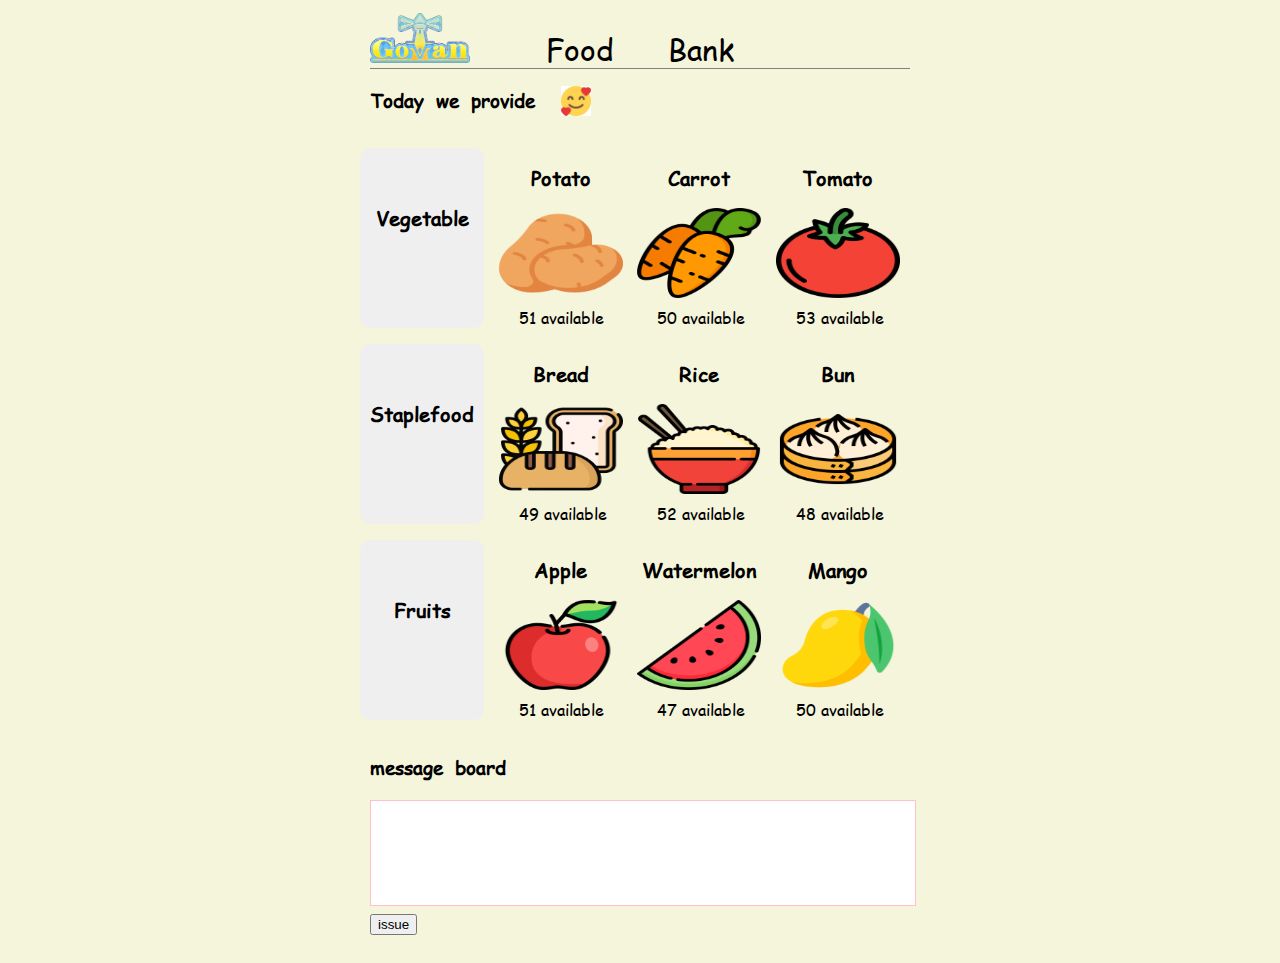
<file: src/main/java/Food Bank/index.html>
<!DOCTYPE html>
<html>

<head>
  <link rel="stylesheet" href="./css/index.css" />
</head>

<body>
  <div class="container">
		 <img class="logo" src="./image/Logo.png" >
         <div class="title">Food&nbsp;&nbsp;&nbsp;&nbsp;&nbsp;&nbsp;Bank</div>
        
         <div class="vega"> 
			 <div class="vega_top">
				<h3>Today &nbsp;we&nbsp; provide&nbsp;</h3>
				<img src="image/simile.jpg" >
			</div>
            <ul class="vega-container">
                <li class="va">
                     <p>Vegetable </p>
                </li>
                <li class="vg">
                    <p>Potato</p>
                    <img src="./image/potato.png"></img>
                     <div class="Number">
						 <span id="number-1" style="margin-left:20px;">51 </span>
                        <span >available</span>
                        
                     </div>
                </li>
                 
                <li class="vg">
                  <p>Carrot</p>
                  <img src="./image/carrots.png"></img>
                  <div class="Number">
					  <span id="number-2" style="margin-left:20px;">50</span>
					  <span >available</span>
                    
                 </div>
              </li>
              <li class="vg">
                <p>Tomato</p>
                <img src="./image/tomato.png"></img>
                <div class="Number">
					<span id="number-3" style="margin-left:20px;">53</span>
                  <span >available</span>
                  
               </div>
            </li>
            </ul>

           <!-- /**************************/ -->
           <ul class="vega-container">
            <li class="va">
                 <p>Staplefood</p>
                 
            </li>
            <li class="vg">
                <p>Bread</p>
                <img src="image/bread.png"></img>
                <div class="Number">
					<span id="number-4" style="margin-left:20px;">49</span>
                  <span >available </span>
                  
               </div>
            </li>
             
            <li class="vg">
              <p>Rice</p>
              <img src="./image/rice.png"></img>
              <div class="Number">
				  <span id="number-5" style="margin-left:20px;">52</span>
                  <span >available</span>
                
             </div>
          </li>
          <li class="vg">
            <p>Bun</p>
            <img src="./image/buns.png"></img>
            <div class="Number">
				<span id="number-5" style="margin-left:20px;">48</span>
                <span >available</span>
              
           </div>
        </li>
        </ul>

        <!-- /************************/ -->

        <ul class="vega-container">
          <li class="va">
               <p>Fruits </p>
            
          </li>
          <li class="vg">
            <p>Apple</p>
            <img src="./image/apple.png"></img>
            <div class="Number">
				<span id="number-7" style="margin-left:20px;">51</span>
              <span >available </span>
              
           </div>
        </li>
          <li class="vg">
            <p>Watermelon</p>
            <img src="./image/watermelon.png"></img>
            <div class="Number">
				<span id="number-8" style="margin-left:20px;">47</span>
              <span >available</span>
              
           </div>
        </li>
       
      <li class="vg">
        <p>Mango</p>
        <img src="./image/mango.png"></img>
        <div class="Number">
			<span id="number-9" style="margin-left:20px;">50</span>
          <span >available</span>
          
       </div>
    </li>
      </ul>
         </div> 
         <div class="liuyan">
           <h3>message &nbsp;board</h3>
           <textarea id="liuyanmianban"></textarea>
           <button  id="btn">issue</button>
           <ul id="news"></ul>
         </div>
  </div>
  <script>
    setInterval(a1,1000)
     setInterval(a2,2000)
     setInterval(a3,3000)
     setInterval(a4,2000)
     setInterval(a5,3000)
     setInterval(a6,1000)
     setInterval(a7,3000)
     setInterval(a8,1000)
     setInterval(a9,2000)

    var a=document.querySelector('#number-1')
    var b=document.querySelector('#number-2')
    var c=document.querySelector('#number-3')
    var d=document.querySelector('#number-4')
    var e=document.querySelector('#number-5')
    var f=document.querySelector('#number-6')
    var g=document.querySelector('#number-7')
    var h=document.querySelector('#number-8')
    var i=document.querySelector('#number-9')
    var one=51 
    var two=50
    var three=53
    var four=49
    var five=52 
    var six=50 
    var seven=51  
    var eight=47 
    var nine=50

    function a1(){
        if(one>0){
          one--
          a.innerHTML=one 
        }
        else {
           one=0 
           a.innerHTML=one
        }
    }

    function a2(){
      if(two>0){
         two-- 
         b.innerHTML=two 
      }
      else {
         two=0 
         b.innerHTML=two
      }
    }
  
    function a3(){
      
      if(three>0){
         three-=2
         c.innerHTML=three 
      }
      else {
        three=0 
         c.innerHTML=three
      }
    }

    function a4(){
      if(four>0){
        four-- 
         d.innerHTML=four
      }
      else {
        four=0 
        d.innerHTML=four
      }
    }


    function a5(){
      if(five>0){
        five-=2 
         e.innerHTML=five
      }
      if(five==0||five<0) {
        five=0 
         e.innerHTML=five
      }
    }


    function a6(){
      if(six>0){
         six-=3
        f.innerHTML=six 
      }
     if(six==0||six<0) {
         six=0 
        f.innerHTML=six
      }
    }


    function a7(){
      if(seven>0){
        seven-=2
        g.innerHTML=seven 
      }
      else {
         seven=0 
         g.innerHTML=seven
      }
    }


    function a8(){
      if(eight>0){
        eight-- 
         h.innerHTML=eight 
      }
      else {
        eight=0 
         h.innerHTML=eight
      }
    }


    function a9(){
      if(nine>0){
        nine-- 
         i.innerHTML=nine
      }
      else {
         nine=0 
         i.innerHTML=nine
      }
    }
    
    
</script>
  <script>
      var btn=document.querySelector('#btn')
      var liuyan=document.querySelector('#liuyanmianban')
      var ul=document.querySelector('#news')
      btn.onclick=function(){
         if(liuyan.value=='') {
           alert('please enter the content')
           return false 
         }
         else {
           var li=document.createElement('li')
           li.innerHTML=liuyan.value+"<a href='javascript:;'>delete</a>";
        ul.insertBefore(li,ul.children[0])
        var as = document.querySelectorAll('a');
        for(var i=0;i<as.length;i++){
           as[i].onclick=function(){
            ul.removeChild(this.parentNode);
           }
        }

         }
      }
    
  </script>

</body>

</html>
</file>
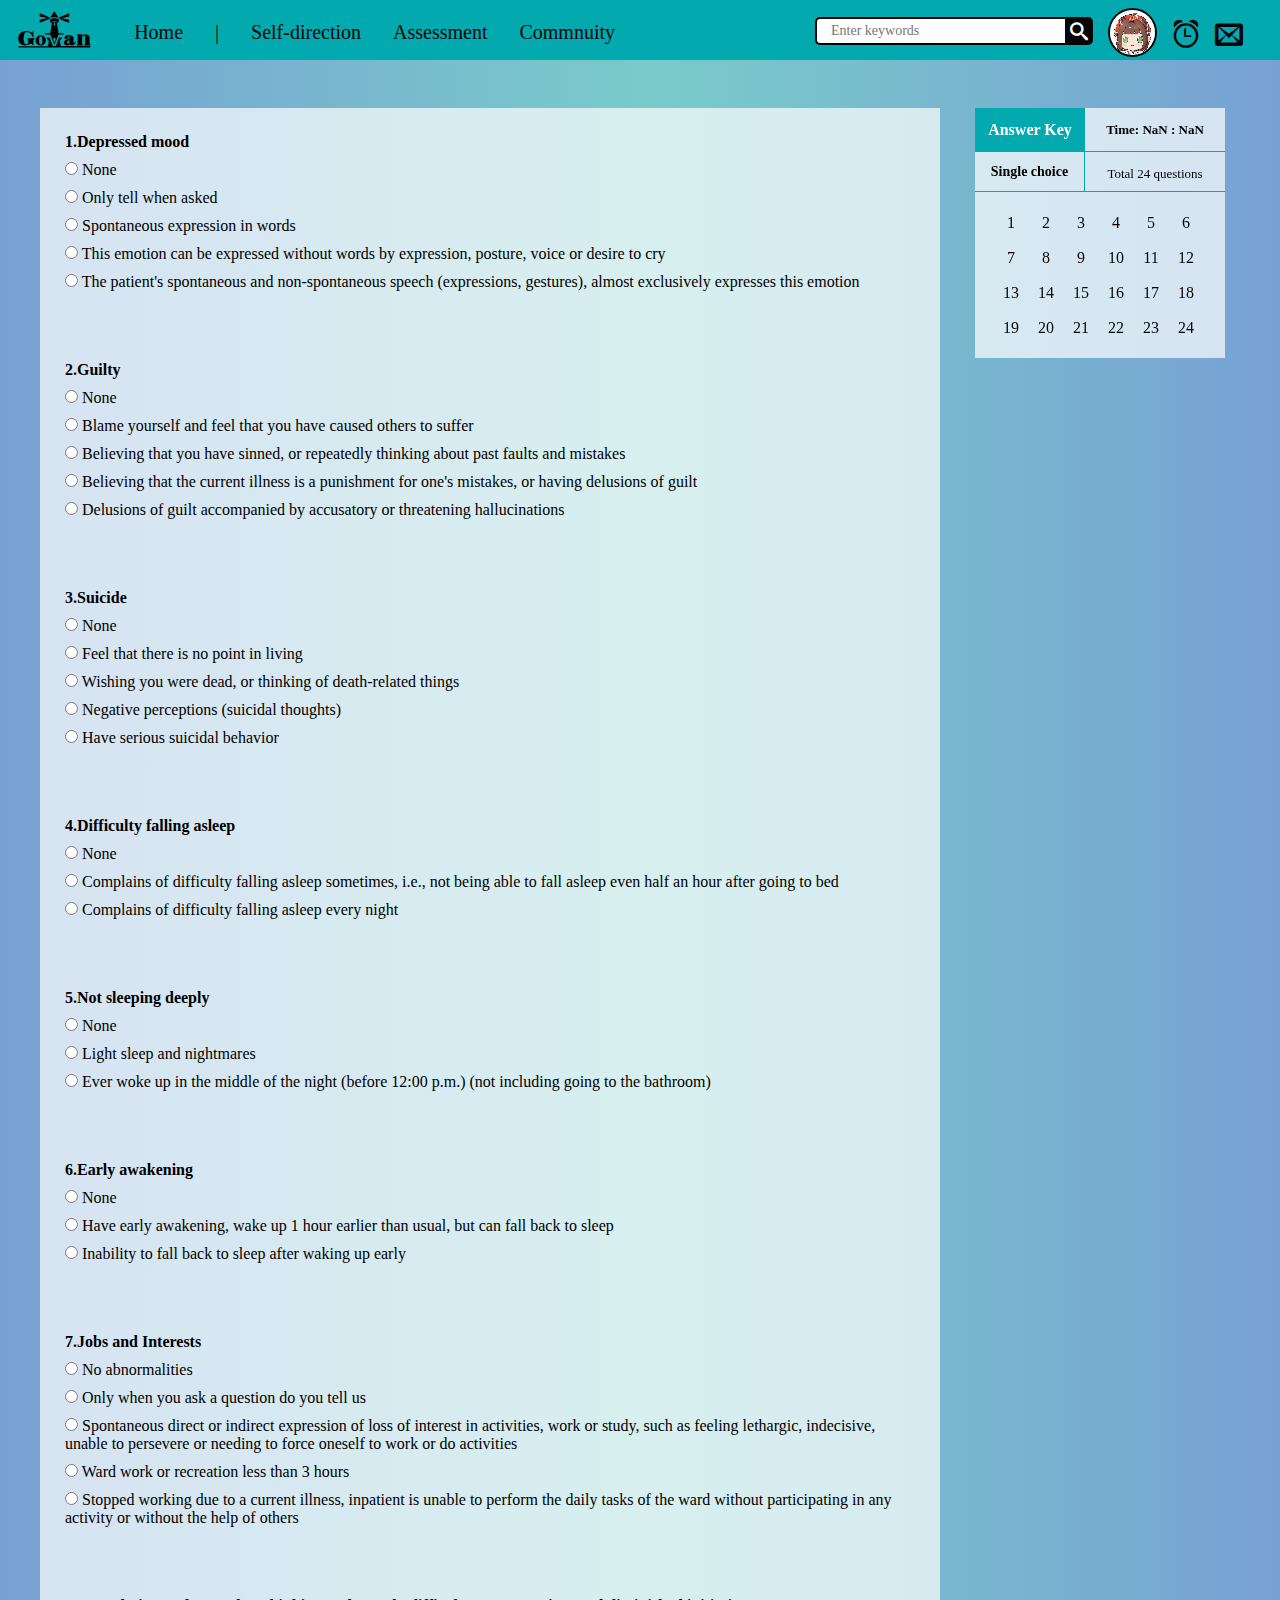
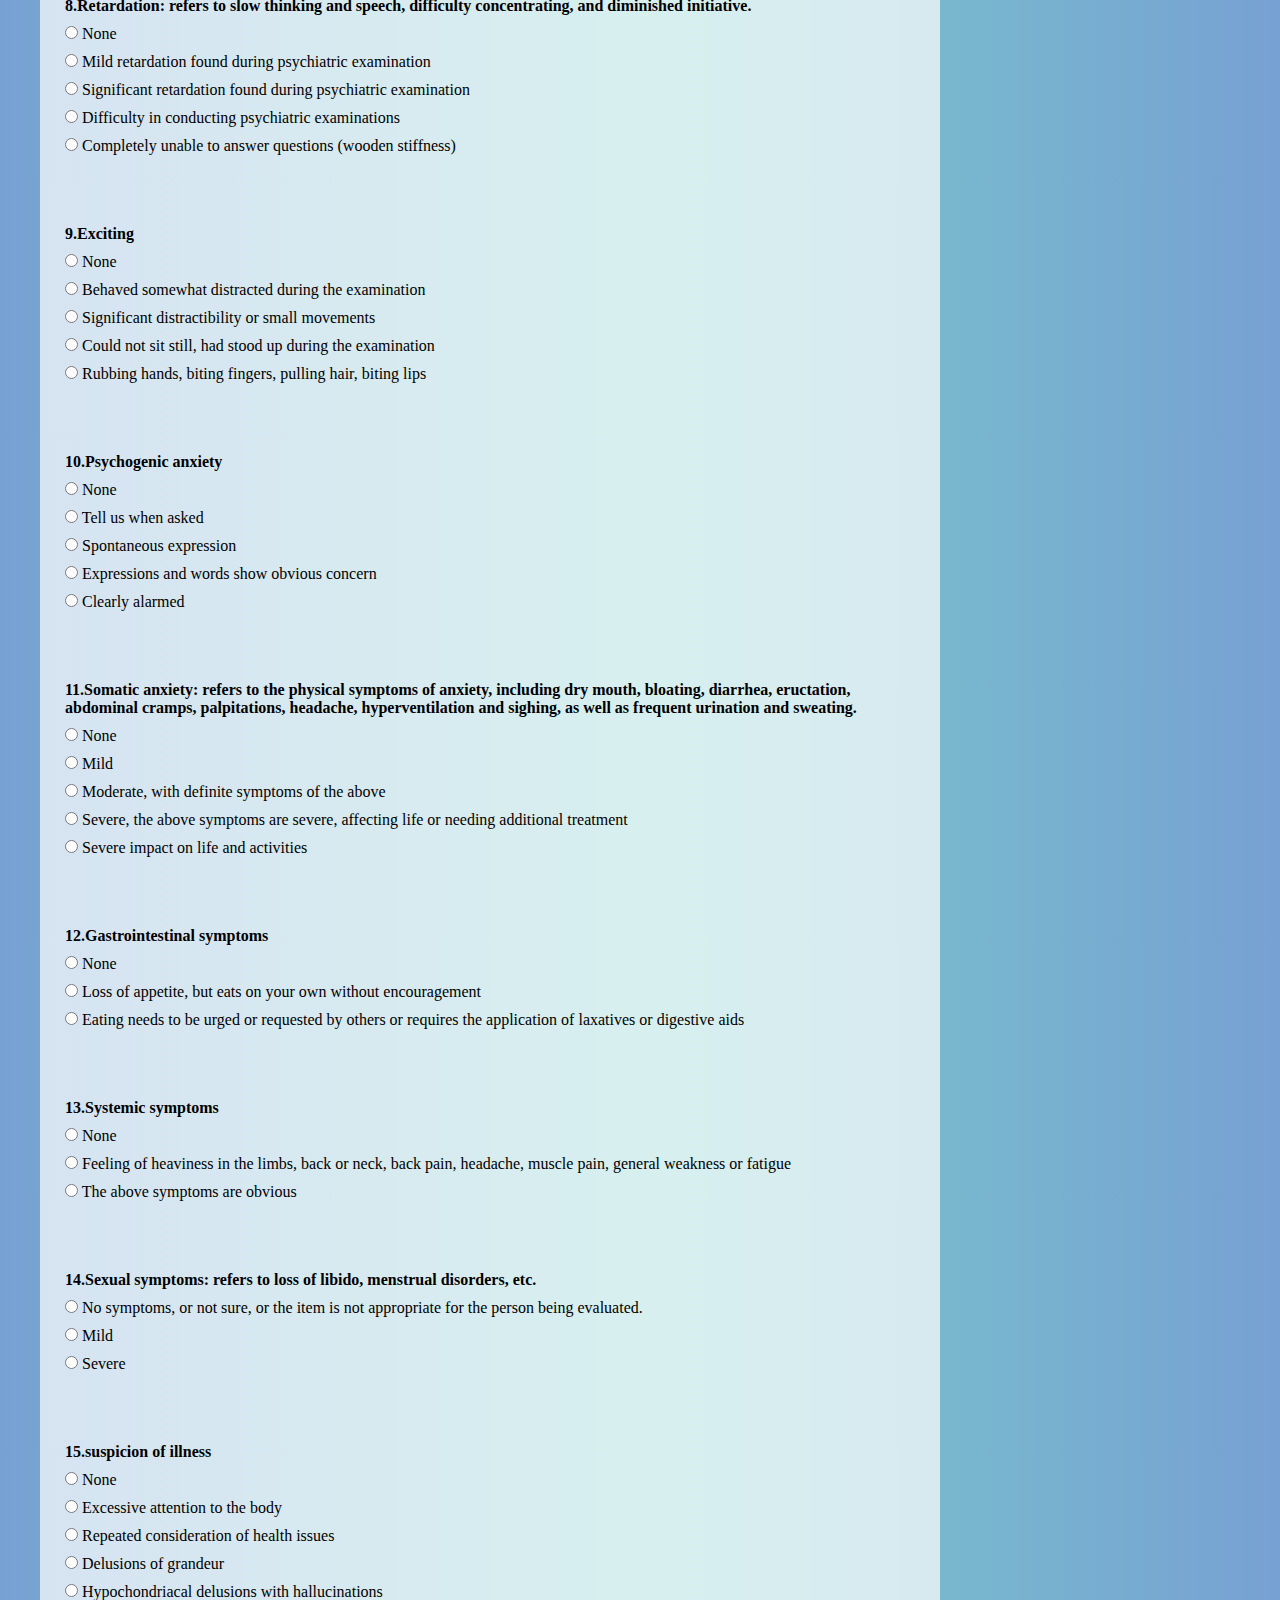
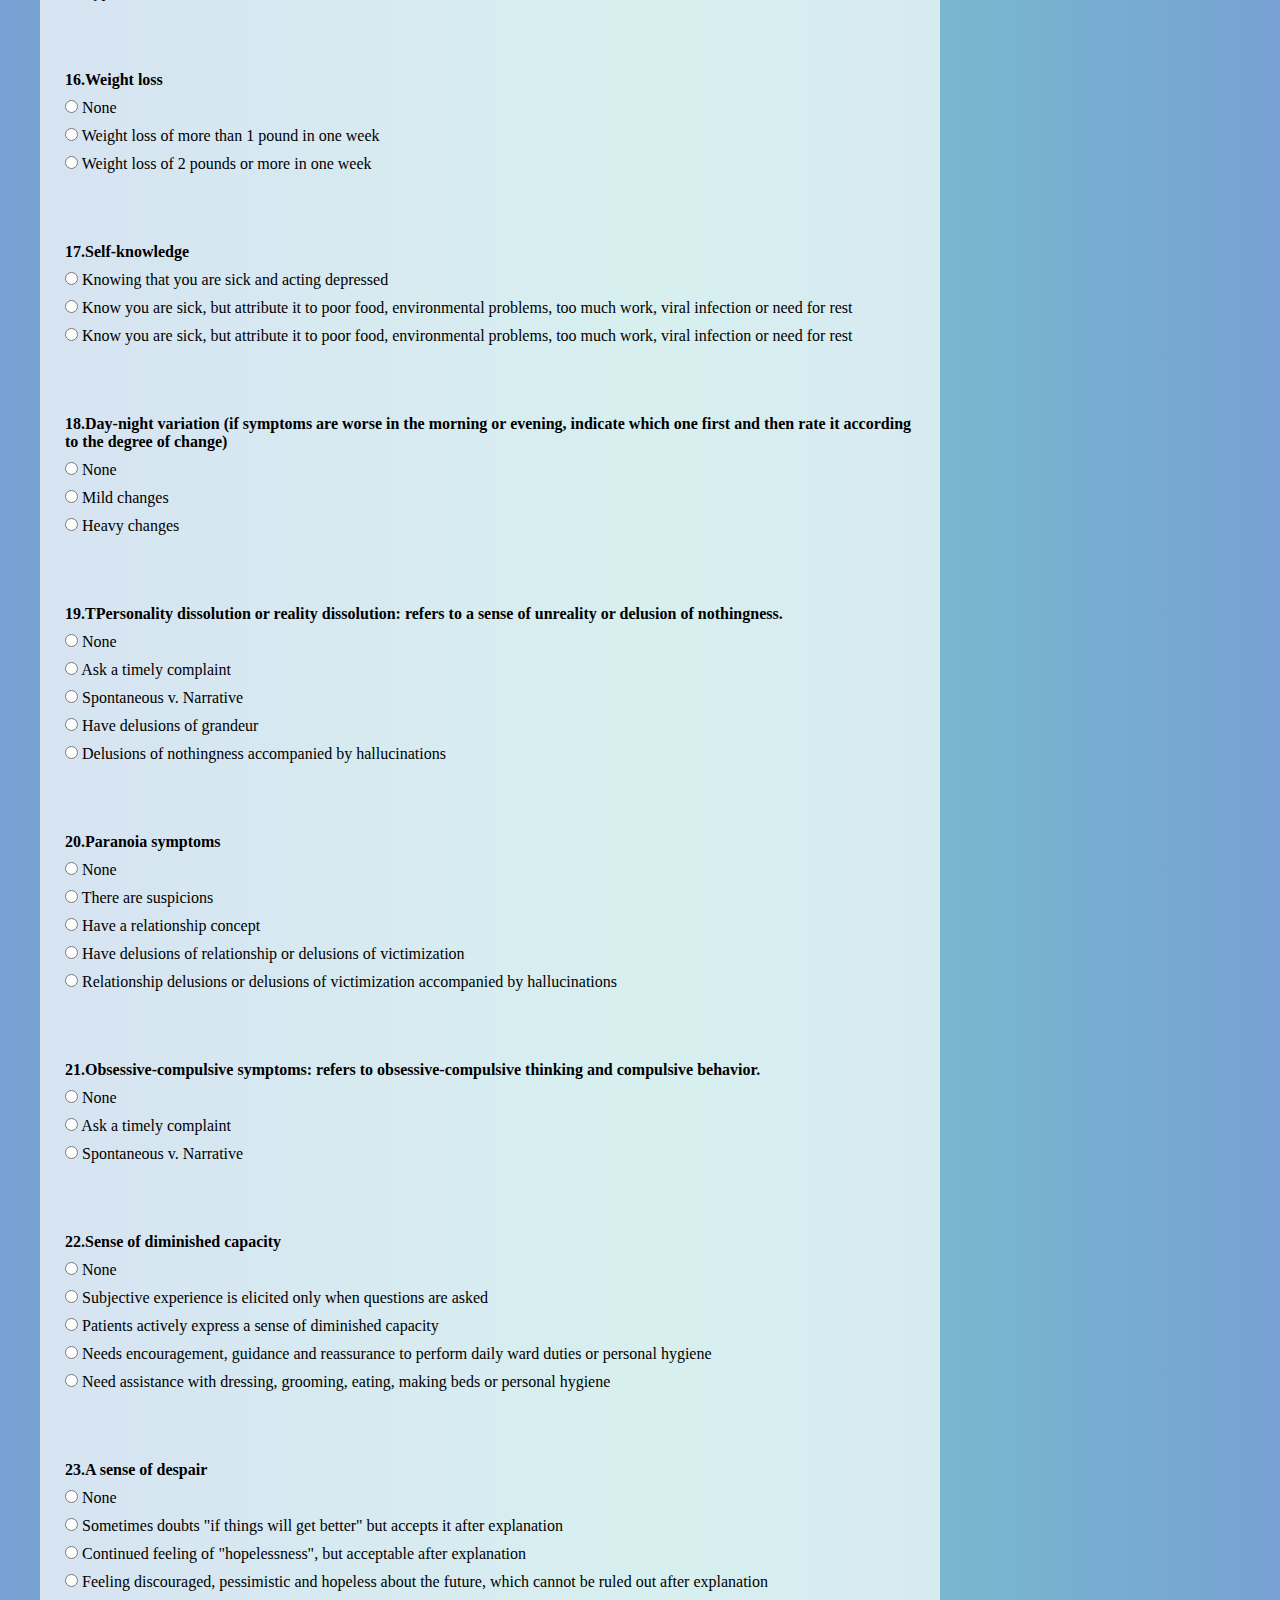
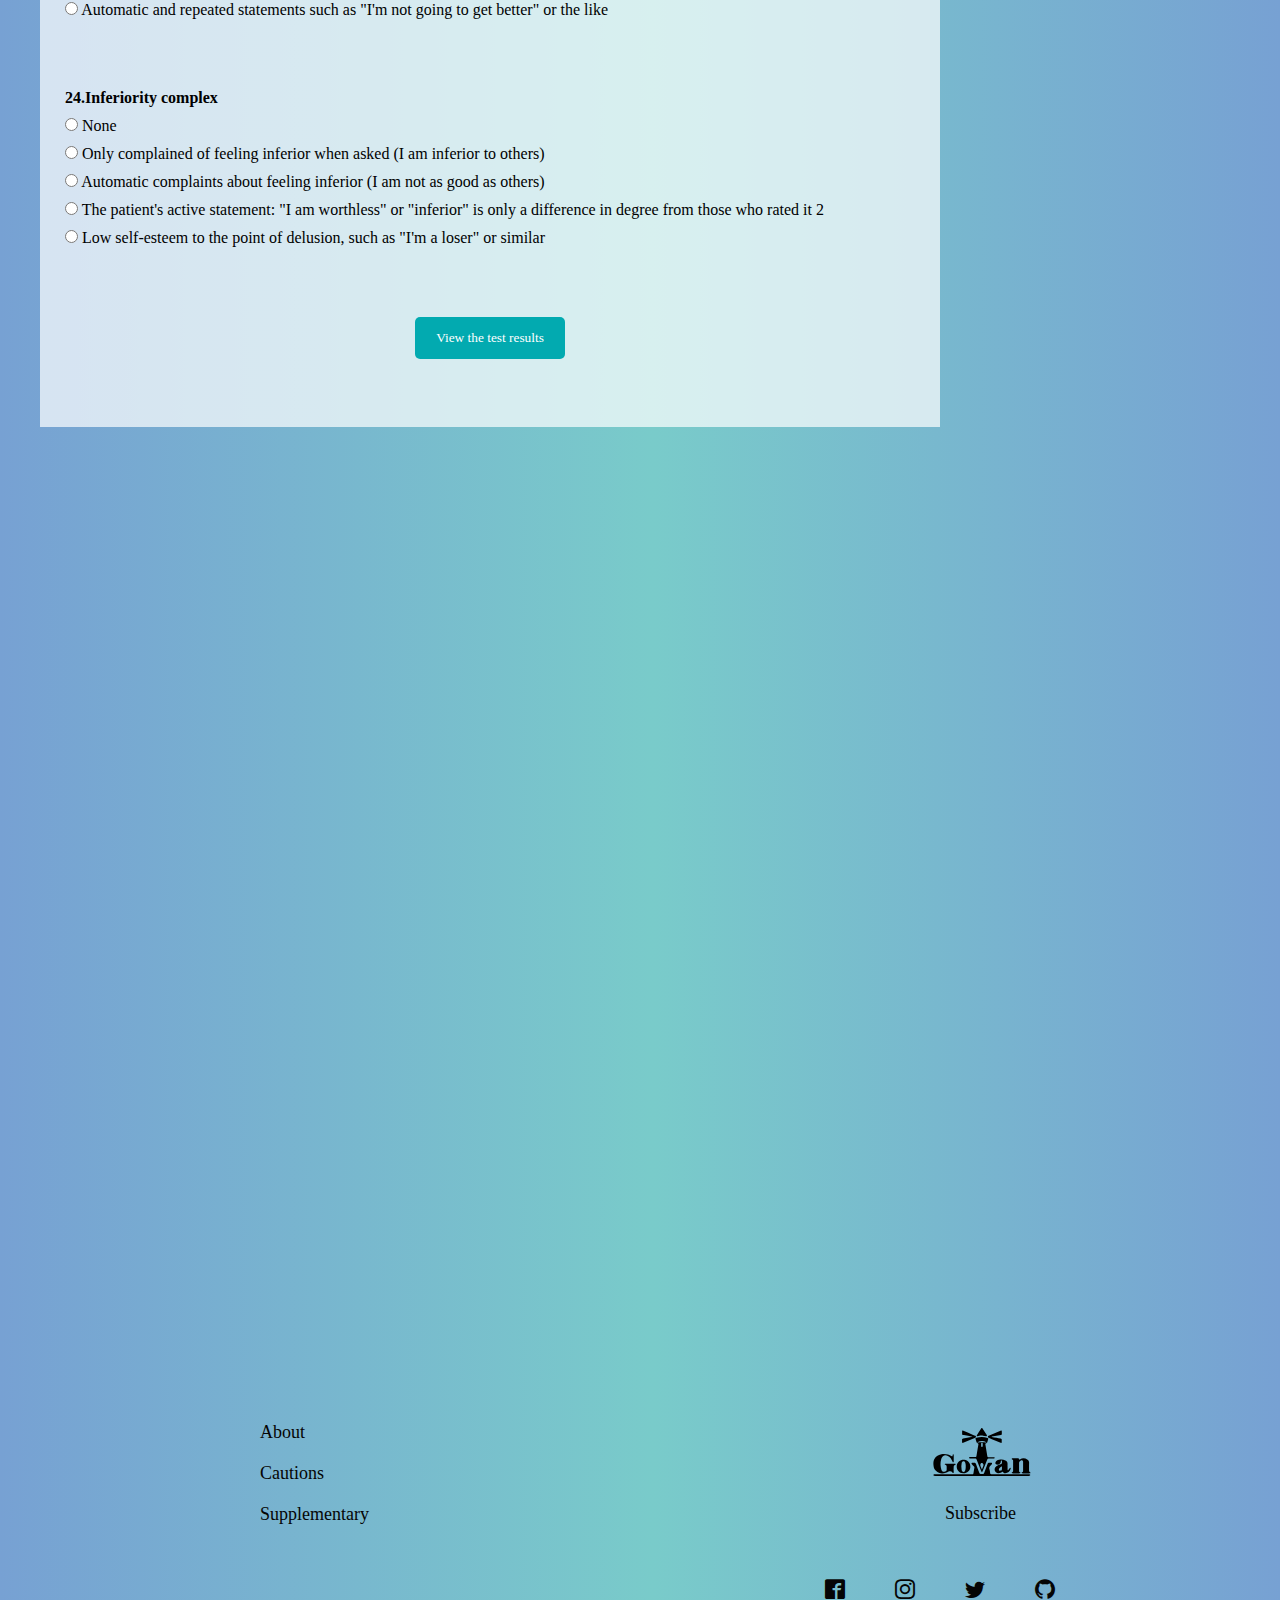
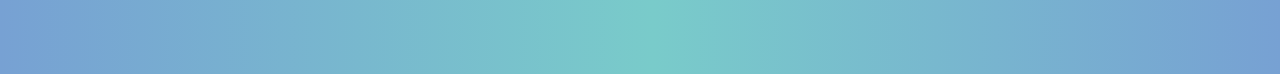
<file: src/main/java/Mental Health/Assessment.html>
<!DOCTYPE html>
<html lang="en">
<head>
    <meta charset="UTF-8">
    <meta http-equiv="X-UA-Compatible" content="IE=edge">
    <meta name="viewport" content="width=device-width, initial-scale=1.0">
    <title>Assessment Test</title>
    <link rel="stylesheet" href="style_Assessment.css">
</head>
<body>
    <!-- Header Start -->
    <div class="header w">
        <!-- header_L -->
        <div class="header_L">
            <!-- Logo -->
            <div class="logo">
                <img src="images/Govan.svg">
            </div>

            <!-- Nav -->
            <div class="nav">
                <ul>
                    <li><a href="index.html">Home</a></li>
                    <li>|</li>
                    <li><a href="Self-direction.html">Self-direction</a></li>
                    <li><a href="Assessment.html">Assessment</a></li>
                    <li><a href="Commnuity.html">Commnuity</a></li>
                </ul>
            </div>
        
        </div>
    
        <!-- header_R -->
        <div class="header_R">
            <!-- Seacher -->
            <div class="search">
                <input id="input" type="text" placeholder="Enter keywords" >
                <button></button>
            </div>

            <!-- User -->
            <div class="user">
                <img src="images/Coco.png">
            </div>

            <!-- nav_Func -->
            <div class="nav_Func">
                <ul>
                    <li><a href="Reminder.html"></a></li>
                    <li><a href="Commnuity.html"></a></li>
                </ul>
            </div>
        </div>
    
    </div>
    <!-- Header End -->
    
    
    <div class="bottom w">
        <!-- Test Start -->
        <div class="test w">
            <!-- test_L -->
            <div class="test_L">
                <form name="test_Form">

                    <div class="test_Box">
                    <!-- Q1 -->
                    <ul>
                        <li id="Q1">
                        <p><b>1.Depressed mood</b></p>
                        </li>
                    
                        <!-- Question1 -->
                        <li>
                        <input onclick="begintimer()" type="radio" id="q11" name="q1">
                        <label for="q11">None</label>
                        </li>
        
                        <!-- Answer -->
                        <li>
                        <input onclick="begintimer()" type="radio" id="q12" name="q1">
                        <label for="q12">Only tell when asked</label>
                        </li>
        
                        <li>
                        <input onclick="begintimer()" type="radio" id="q13" name="q1">
                        <label for="q13">Spontaneous expression in words</label>
                        </li>
        
                        <li>
                        <input onclick="begintimer()" type="radio" id="q14" name="q1">
                        <label for="q14">This emotion can be expressed without words by expression, posture, voice or desire to cry</label>
                        </li>
    
                        <li>
                        <input onclick="begintimer()" type="radio" id="q15" name="q1">
                        <label for="q15">The patient's spontaneous and non-spontaneous speech (expressions, gestures), almost exclusively expresses this emotion</label>
                        </li>
                    </ul>
                
                    <!-- Q2 -->
                    <ul>
                    <!-- Question -->
                    <li id="Q2">
                        <p><b>2.Guilty</b></p>
                    </li>
        
                    <!-- Answer -->
                    <li>
                        <input onclick="begintimer()" type="radio" id="q21" name="q2">
                        <label for="q21">None</label>
                    </li>
        
                    <li>
                        <input onclick="begintimer()" type="radio" id="q22" name="q2">
                        <label for="q22">Blame yourself and feel that you have caused others to suffer</label>
                    </li>
        
                    <li>
                        <input onclick="begintimer()" type="radio" id="q23" name="q2">
                        <label for="q23">Believing that you have sinned, or repeatedly thinking about past faults and mistakes</label>
                    </li>
        
                    <li>
                        <input onclick="begintimer()" type="radio" id="q24" name="q2">
                        <label for="q24">Believing that the current illness is a punishment for one's mistakes, or having delusions of guilt</label>
                    </li>
    
                    <li>
                        <input onclick="begintimer()" type="radio" id="q25" name="q2">
                        <label for="q25">Delusions of guilt accompanied by accusatory or threatening hallucinations</label>
                    </li>
                    </ul>
    
                    <!-- Q3 -->
                    <ul>
                    <!-- Question -->
                    <li id="Q3">
                        <p><b>3.Suicide</b></p>
                    </li>
        
                    <!-- Answer -->
                    <li>
                        <input onclick="begintimer()" type="radio" id="q31" name="q3">
                        <label for="q31">None</label>
                    </li>
        
                    <li>
                        <input onclick="begintimer()" type="radio" id="q32" name="q3">
                        <label for="q32">Feel that there is no point in living</label>
                    </li>
        
                    <li>
                        <input onclick="begintimer()" type="radio" id="q33" name="q3">
                        <label for="q33">Wishing you were dead, or thinking of death-related things</label>
                    </li>
        
                    <li>
                        <input onclick="begintimer()" type="radio" id="q34" name="q3">
                        <label for="q34">Negative perceptions (suicidal thoughts)</label>
                    </li>
    
                    <li>
                        <input onclick="begintimer()" type="radio" id="q35" name="q3">
                        <label for="q35">Have serious suicidal behavior</label>
                    </li>
                    </ul>
    
                    <!-- Q4 -->
                    <ul>
                    <!-- Question -->
                    <li id="Q4">
                        <p><b>4.Difficulty falling asleep</b></p>
                    </li>
        
                    <!-- Answer -->
                    <li>
                        <input onclick="begintimer()" type="radio" id="q41" name="q4">
                        <label for="q41">None</label>
                    </li>
        
                    <li>
                        <input onclick="begintimer()" type="radio" id="q42" name="q4">
                        <label for="q42">Complains of difficulty falling asleep sometimes, i.e., not being able to fall asleep even half an hour after going to bed</label>
                    </li>
        
                    <li>
                        <input onclick="begintimer()" type="radio" id="q43" name="q4">
                        <label for="q43">Complains of difficulty falling asleep every night</label>
                    </li>
                    </ul>
    
                    <!-- Q5 -->
                    <ul>
                    <!-- Question -->
                    <li id="Q5">
                        <p><b>5.Not sleeping deeply</b></p>
                    </li>
        
                    <!-- Answer -->
                    <li>
                        <input onclick="begintimer()" type="radio" id="q51" name="q5">
                        <label for="q51">None</label>
                    </li>
        
                    <li>
                        <input onclick="begintimer()" type="radio" id="q52" name="q5">
                        <label for="q52">Light sleep and nightmares</label>
                    </li>
        
                    <li>
                        <input onclick="begintimer()" type="radio" id="q53" name="q5">
                        <label for="q53">Ever woke up in the middle of the night (before 12:00 p.m.) (not including going to the bathroom)</label>
                    </li>
                    </ul>
    
                    <!-- Q6 -->
                    <ul>
                    <!-- Question -->
                    <li id="Q6">
                        <p><b>6.Early awakening</b></p>
                    </li>
                    
                    <!-- Answer -->
                    <li>
                        <input onclick="begintimer()" type="radio" id="q61" name="q6">
                        <label for="q61">None</label>
                    </li>
        
                    <li>
                        <input onclick="begintimer()" type="radio" id="q62" name="q6">
                        <label for="q62">Have early awakening, wake up 1 hour earlier than usual, but can fall back to sleep</label>
                    </li>
        
                    <li>
                        <input onclick="begintimer()" type="radio" id="q63" name="q6">
                        <label for="q63">Inability to fall back to sleep after waking up early</label>
                    </li>
                    </ul>
    
                    <!-- Q7 -->
                    <ul>
                    <!-- Question -->
                    <li id="Q7">
                        <p><b>7.Jobs and Interests</b></p>
                    </li>
        
                    <!-- Answer -->
                    <li>
                        <input onclick="begintimer()" type="radio" id="q71" name="q7">
                        <label for="q71">No abnormalities</label>
                    </li>
        
                    <li>
                        <input onclick="begintimer()" type="radio" id="q72" name="q7">
                        <label for="q72">Only when you ask a question do you tell us</label>
                    </li>
        
                    <li>
                        <input onclick="begintimer()" type="radio" id="q73" name="q7">
                        <label for="q73">Spontaneous direct or indirect expression of loss of interest in activities, work or study, such as feeling lethargic, indecisive, unable to persevere or needing to force oneself to work or do activities</label>
                    </li>
        
                    <li>
                        <input onclick="begintimer()" type="radio" id="q74" name="q7">
                        <label for="q74">Ward work or recreation less than 3 hours</label>
                    </li>
    
                    <li>
                        <input onclick="begintimer()" type="radio" id="q75" name="q7">
                        <label for="q75">Stopped working due to a current illness, inpatient is unable to perform the daily tasks of the ward without participating in any activity or without the help of others</label>
                    </li>
                    </ul>
    
                    <!-- Q8 -->
                    <ul>
                    <!-- Question -->
                    <li id="Q8">
                        <p><b>8.Retardation: refers to slow thinking and speech, difficulty concentrating, and diminished initiative.</b></p>
                    </li>
        
                    <!-- Answer -->
                    <li>
                        <input onclick="begintimer()" type="radio" id="q81" name="q8">
                        <label for="q81">None</label>
                    </li>
        
                    <li>
                        <input onclick="begintimer()" type="radio" id="q82" name="q8">
                        <label for="q82">Mild retardation found during psychiatric examination</label>
                    </li>
        
                    <li>
                        <input onclick="begintimer()" type="radio" id="q83" name="q8">
                        <label for="q83">Significant retardation found during psychiatric examination</label>
                    </li>
        
                    <li>
                        <input onclick="begintimer()" type="radio" id="q84" name="q8">
                        <label for="q84">Difficulty in conducting psychiatric examinations</label>
                    </li>
    
                    <li>
                        <input onclick="begintimer()" type="radio" id="q85" name="q8">
                        <label for="q85">Completely unable to answer questions (wooden stiffness)</label>
                    </li>
                    </ul>
    
                    <!-- Q9 -->
                    <ul>
                    <!-- Question -->
                    <li id="Q9">
                        <p><b>9.Exciting</b></p>
                    </li>
        
                    <!-- Answer -->
                    <li>
                        <input onclick="begintimer()" type="radio" id="q91" name="q9">
                        <label for="q91">None</label>
                    </li>
        
                    <li>
                        <input onclick="begintimer()" type="radio" id="q92" name="q9">
                        <label for="q92">Behaved somewhat distracted during the examination</label>
                    </li>
        
                    <li>
                        <input onclick="begintimer()" type="radio" id="q93" name="q9">
                        <label for="q93">Significant distractibility or small movements</label>
                    </li>
        
                    <li>
                        <input onclick="begintimer()" type="radio" id="q94" name="q9">
                        <label for="q94">Could not sit still, had stood up during the examination</label>
                    </li>
    
                    <li>
                        <input onclick="begintimer()" type="radio" id="q95" name="q9">
                        <label for="q95">Rubbing hands, biting fingers, pulling hair, biting lips</label>
                    </li>
                    </ul>
    
                    <!-- Q10 -->
                    <ul>
                    <!-- Question -->
                    <li id="Q10">
                        <p><b>10.Psychogenic anxiety</b></p>
                    </li>
        
                    <!-- Answer -->
                    <li>
                        <input onclick="begintimer()" type="radio" id="q101" name="q10">
                        <label for="q101">None</label>
                    </li>
        
                    <li>
                        <input onclick="begintimer()" type="radio" id="q102" name="q10">
                        <label for="q102">Tell us when asked</label>
                    </li>
        
                    <li>
                        <input onclick="begintimer()" type="radio" id="q103" name="q10">
                        <label for="q103">Spontaneous expression</label>
                    </li>
        
                    <li>
                        <input onclick="begintimer()" type="radio" id="q104" name="q10">
                        <label for="q104">Expressions and words show obvious concern</label>
                    </li>
    
                    <li>
                        <input onclick="begintimer()" type="radio" id="q105" name="q10">
                        <label for="q105">Clearly alarmed</label>
                    </li>
                    </ul>
    
                    <!-- Q11 -->
                    <ul>
                    <!-- Question -->
                    <li id="Q11">
                        <p><b>11.Somatic anxiety: refers to the physical symptoms of anxiety, including dry mouth, bloating, diarrhea, eructation, abdominal cramps, palpitations, headache, hyperventilation and sighing, as well as frequent urination and sweating.</b></p>
                    </li>
        
                    <!-- Answer -->
                    <li>
                        <input onclick="begintimer()" type="radio" id="q111" name="q11">
                        <label for="q111">None</label>
                    </li>
        
                    <li>
                        <input onclick="begintimer()" type="radio" id="q112" name="q11">
                        <label for="q112">Mild</label>
                    </li>
        
                    <li>
                        <input onclick="begintimer()" type="radio" id="q113" name="q11">
                        <label for="q113">Moderate, with definite symptoms of the above</label>
                    </li>
        
                    <li>
                        <input onclick="begintimer()" type="radio" id="q114" name="q11">
                        <label for="q114">Severe, the above symptoms are severe, affecting life or needing additional treatment</label>
                    </li>
    
                    <li>
                        <input onclick="begintimer()" type="radio" id="q115" name="q11">
                        <label for="q115">Severe impact on life and activities</label>
                    </li>
                    </ul>
    
                    <!-- Q12 -->
                    <ul>
                    <!-- Question -->
                    <li id="Q12">
                        <p><b>12.Gastrointestinal symptoms</b></p>
                    </li>
        
                    <!-- Answer -->
                    <li>
                        <input onclick="begintimer()" type="radio" id="q121" name="q12">
                        <label for="q121">None</label>
                    </li>
        
                    <li>
                        <input onclick="begintimer()" type="radio" id="q122" name="q12">
                        <label for="q122">Loss of appetite, but eats on your own without encouragement</label>
                    </li>
        
                    <li>
                        <input onclick="begintimer()" type="radio" id="q123" name="q12">
                        <label for="q123">Eating needs to be urged or requested by others or requires the application of laxatives or digestive aids</label>
                    </li>
                    </ul>
    
                    <!-- Q13 -->
                    <ul>
                    <!-- Qustion -->
                    <li id="Q13">
                        <p><b>13.Systemic symptoms</b></p>
                    </li>
        
                    <!-- Answer -->
                    <li>
                        <input onclick="begintimer()" type="radio" id="q131" name="q13">
                        <label for="q131">None</label>
                    </li>
        
                    <li>
                        <input onclick="begintimer()" type="radio" id="q132" name="q13">
                        <label for="q132">Feeling of heaviness in the limbs, back or neck, back pain, headache, muscle pain, general weakness or fatigue</label>
                    </li>
        
                    <li>
                        <input onclick="begintimer()" type="radio" id="q133" name="q13">
                        <label for="q133">The above symptoms are obvious</label>
                    </li>
                    </ul>
    
                    <!-- Q14 -->
                    <ul>
                    <!-- Question -->
                    <li id="Q14">
                        <p><b>14.Sexual symptoms: refers to loss of libido, menstrual disorders, etc.</b></p>
                    </li>
        
                    <!-- Answer -->
                    <li>
                        <input onclick="begintimer()" type="radio" id="q141" name="q14">
                        <label for="q141">No symptoms, or not sure, or the item is not appropriate for the person being evaluated.</label>
                    </li>
        
                    <li>
                        <input onclick="begintimer()" type="radio" id="q142" name="q14">
                        <label for="q142">Mild</label>
                    </li>
        
                    <li>
                        <input onclick="begintimer()" type="radio" id="q143" name="q14">
                        <label for="q143">Severe</label>
                    </li>
                    </ul>
    
                    <!-- Q15 -->
                    <ul>
                    <!-- Question -->
                    <li id="Q15">
                        <p><b>15.suspicion of illness</b></p>
                    </li>
        
                    <!-- Answer -->
                    <li>
                        <input onclick="begintimer()" type="radio" id="q151" name="q15">
                        <label for="q151">None</label>
                    </li>
        
                    <li>
                        <input onclick="begintimer()" type="radio" id="q152" name="q15">
                        <label for="q152"> Excessive attention to the body</label>
                    </li>
        
                    <li>
                        <input onclick="begintimer()" type="radio" id="q153" name="q15">
                        <label for="q153">Repeated consideration of health issues</label>
                    </li>
        
                    <li>
                        <input onclick="begintimer()" type="radio" id="q154" name="q15">
                        <label for="q154">Delusions of grandeur</label>
                    </li>
    
                    <li>
                        <input onclick="begintimer()" type="radio" id="q154" name="q15">
                        <label for="q154">Hypochondriacal delusions with hallucinations</label>
                    </li>
                    </ul>
    
                    <!-- Q16 -->
                    <ul>
                    <!-- Qusetion -->
                    <li id="Q16">
                        <p><b>16.Weight loss</b></p>
                    </li>
        
                    <!-- Answer -->
                    <li>
                        <input onclick="begintimer()" type="radio" id="q161" name="q16">
                        <label for="q161">None</label>
                    </li>
        
                    <li>
                        <input onclick="begintimer()" type="radio" id="q162" name="q16">
                        <label for="q162">Weight loss of more than 1 pound in one week</label>
                    </li>
        
                    <li>
                        <input onclick="begintimer()" type="radio" id="q163" name="q16">
                        <label for="q163">Weight loss of 2 pounds or more in one week</label>
                    </li>
                    </ul>
    
                    <!-- Q17 -->
                    <ul>
                    <!-- Question -->
                    <li id="Q17">
                        <p><b>17.Self-knowledge</b></p>
                    </li>
        
                    <!-- Answer -->
                    <li>
                        <input onclick="begintimer()" type="radio" id="q171" name="q17">
                        <label for="q171">Knowing that you are sick and acting depressed</label>
                    </li>
        
                    <li>
                        <input onclick="begintimer()" type="radio" id="q172" name="q17">
                        <label for="q172">Know you are sick, but attribute it to poor food, environmental problems, too much work, viral infection or need for rest</label>
                    </li>
        
                    <li>
                        <input onclick="begintimer()" type="radio" id="q173" name="q17">
                        <label for="q173">Know you are sick, but attribute it to poor food, environmental problems, too much work, viral infection or need for rest</label>
                    </li>
                    </ul>
    
                    <!-- Q18 -->
                    <ul>
                    <!-- Qusetion -->
                    <li id="Q18">
                        <p><b>18.Day-night variation (if symptoms are worse in the morning or evening, indicate which one first and then rate it according to the degree of change)</b></p>
                    </li>
        
                    <!-- Answer -->
                    <li>
                        <input onclick="begintimer()" type="radio" id="q181" name="q18">
                        <label for="q181">None</label>
                    </li>
        
                    <li>
                        <input onclick="begintimer()" type="radio" id="q182" name="q18">
                        <label for="q182">Mild changes</label>
                    </li>
        
                    <li>
                        <input onclick="begintimer()" type="radio" id="q183" name="q18">
                        <label for="q183">Heavy changes</label>
                    </li>
                    </ul>
    
                    <!-- Q19 -->
                    <ul>
                    <!-- Question -->
                    <li id="Q19">
                        <p><b>19.TPersonality dissolution or reality dissolution: refers to a sense of unreality or delusion of nothingness.</b></p>
                    </li>
        
                    <!-- Answer -->
                    <li>
                        <input onclick="begintimer()" type="radio" id="q191" name="q19">
                        <label for="q191">None</label>
                    </li>
        
                    <li>
                        <input onclick="begintimer()" type="radio" id="q192" name="q19">
                        <label for="q192">Ask a timely complaint</label>
                    </li>
        
                    <li>
                        <input onclick="begintimer()" type="radio" id="q193" name="q19">
                        <label for="q193">Spontaneous v. Narrative</label>
                    </li>
        
                    <li>
                        <input onclick="begintimer()" type="radio" id="q194" name="q19">
                        <label for="q194">Have delusions of grandeur</label>
                    </li>
    
                    <li>
                        <input onclick="begintimer()" type="radio" id="q195" name="q19">
                        <label for="q195">Delusions of nothingness accompanied by hallucinations</label>
                    </li>
                    </ul>
    
                    <!-- Q20 -->
                    <ul>
                    <!-- Qustion -->
                    <li id="Q20">
                        <p><b>20.Paranoia symptoms</b></p>
                    </li>
        
                    <!-- Answer -->
                    <li>
                        <input onclick="begintimer()" type="radio" id="q201" name="q20">
                        <label for="q201">None</label>
                    </li>
        
                    <li>
                        <input onclick="begintimer()" type="radio" id="q202" name="q20">
                        <label for="q202">There are suspicions</label>
                    </li>
        
                    <li>
                        <input onclick="begintimer()" type="radio" id="q203" name="q20">
                        <label for="q203">Have a relationship concept</label>
                    </li>
        
                    <li>
                        <input onclick="begintimer()" type="radio" id="q204" name="q20">
                        <label for="q204">Have delusions of relationship or delusions of victimization</label>
                    </li>
    
                    <li>
                        <input onclick="begintimer()" type="radio" id="q205" name="q20">
                        <label for="q205">Relationship delusions or delusions of victimization accompanied by hallucinations</label>
                    </li>
                    </ul>
    
                    <!-- Q21 -->
                    <ul>
                    <!-- Qustion -->
                    <li id="Q21">
                        <p><b>21.Obsessive-compulsive symptoms: refers to obsessive-compulsive thinking and compulsive behavior.</b></p>
                    </li>
        
                    <!-- Answer -->
                    <li>
                        <input onclick="begintimer()" type="radio" id="q211" name="q21">
                        <label for="q211">None</label>
                    </li>
        
                    <li>
                        <input onclick="begintimer()" type="radio" id="q212" name="q21">
                        <label for="q212">Ask a timely complaint</label>
                    </li>
        
                    <li>
                        <input onclick="begintimer()" type="radio" id="q213" name="q21">
                        <label for="q213">Spontaneous v. Narrative</label>
                    </li>
                    </ul>
    
                    <!-- Q22 -->
                    <ul>
                    <!-- Qustion -->
                    <li id="Q22">
                        <p><b>22.Sense of diminished capacity</b></p>
                    </li>
        
                    <!-- Answer -->
                    <li>
                        <input onclick="begintimer()" type="radio" id="q221" name="q22">
                        <label for="q221">None</label>
                    </li>
        
                    <li>
                        <input onclick="begintimer()" type="radio" id="q222" name="q22">
                        <label for="q222">Subjective experience is elicited only when questions are asked</label>
                    </li>
        
                    <li>
                        <input onclick="begintimer()" type="radio" id="q223" name="q22">
                        <label for="q223">Patients actively express a sense of diminished capacity</label>
                    </li>
        
                    <li>
                        <input onclick="begintimer()" type="radio" id="q224" name="q22">
                        <label for="q224">Needs encouragement, guidance and reassurance to perform daily ward duties or personal hygiene</label>
                    </li>
    
                    <li>
                        <input onclick="begintimer()" type="radio" id="q225" name="q22">
                        <label for="q225">Need assistance with dressing, grooming, eating, making beds or personal hygiene</label>
                    </li>
                    </ul>
    
                    <!-- Q23 -->
                    <ul>
                    <!-- Qustion -->
                    <li id="Q23">
                        <p><b>23.A sense of despair</b></p>
                    </li>
        
                    <!-- Answer -->
                    <li>
                        <input onclick="begintimer()" type="radio" id="q231" name="q23">
                        <label for="q231">None</label>
                    </li>
        
                    <li>
                        <input onclick="begintimer()" type="radio" id="q232" name="q23">
                        <label for="q232">Sometimes doubts "if things will get better" but accepts it after explanation</label>
                    </li>
        
                    <li>
                        <input onclick="begintimer()" type="radio" id="q233" name="q23">
                        <label for="q233">Continued feeling of "hopelessness", but acceptable after explanation</label>
                    </li>
        
                    <li>
                        <input onclick="begintimer()" type="radio" id="q234" name="q23">
                        <label for="q234">Feeling discouraged, pessimistic and hopeless about the future, which cannot be ruled out after explanation</label>
                    </li>
    
                    <li>
                        <input onclick="begintimer()" type="radio" id="q235" name="q23">
                        <label for="q235">Automatic and repeated statements such as "I'm not going to get better" or the like</label>
                    </li>
                    </ul>
                
                    <!-- Q24 -->
                    <ul>
                    <!-- Qustion -->
                    <li id="Q24">
                        <p><b>24.Inferiority complex</b></p>
                    </li>
        
                    <!-- Answer -->
                    <li>
                        <input onclick="begintimer()" type="radio" id="q241" name="q24">
                        <label for="q241">None</label>
                    </li>
        
                    <li>
                        <input onclick="begintimer()" type="radio" id="q242" name="q24">
                        <label for="q242">Only complained of feeling inferior when asked (I am inferior to others)</label>
                    </li>
        
                    <li>
                        <input onclick="begintimer()" type="radio" id="q243" name="q24">
                        <label for="q243">Automatic complaints about feeling inferior (I am not as good as others)</label>
                    </li>
        
                    <li>
                        <input onclick="begintimer()" type="radio" id="q244" name="q24">
                        <label for="q244">The patient's active statement: "I am worthless" or "inferior" is only a difference in degree from those who rated it 2</label>
                    </li>
    
                    <li>
                        <input onclick="begintimer()" type="radio" id="q245" name="q24">
                        <label for="q245">Low self-esteem to the point of delusion, such as "I'm a loser" or similar</label>
                    </li>
                    </ul>
                </div>
                
                <!-- Submit -->
                <div class="submit">
                    <input id="btn" onclick="processForm()" type="button" value="View the test results" />
                </div>
                
                <!-- Result -->
                <div class="result" id="result">
                </div>
            </form>
        </div>

        <!-- test_R -->
        <div class="test_R">
            <!-- title -->
            <div class="title">
                <h1>
                    Answer Key
                </h1>
                <p class="test_time">
                    <b class="count"></b>
                </p>
            </div>

            <div class="subtitle">
                <h2>Single choice</h2>
                <p>Total 24 questions</p>
            </div>

            <div class="answer_Sheet" name="answer_Sheet">
                <ul>
                    <li><a href="#Q1" id="A1">1</a></li>

                    <li><a href="#Q2">2</a></li>

                    <li><a href="#Q3">3</a></li>

                    <li><a href="#Q4">4</a></li>

                    <li><a href="#Q5">5</a></li>

                    <li><a href="#Q6">6</a></li>

                    <li><a href="#Q7">7</a></li>

                    <li><a href="#Q8">8</a></li>

                    <li><a href="#Q9">9</a></li>

                    <li><a href="#Q10">10</a></li>

                    <li><a href="#Q11">11</a></li>

                    <li><a href="#Q12">12</a></li>

                    <li><a href="#Q13">13</a></li>

                    <li><a href="#Q14">14</a></li>

                    <li><a href="#Q15">15</a></li>

                    <li><a href="#Q16">16</a></li>

                    <li><a href="#Q17">17</a></li>

                    <li><a href="#Q18">18</a></li>

                    <li><a href="#Q19">19</a></li>

                    <li><a href="#Q20">20</a></li>

                    <li><a href="#Q21">21</a></li>

                    <li><a href="#Q22">22</a></li>

                    <li><a href="#Q23">23</a></li>

                    <li><a href="#Q24">24</a></li>
                </ul>
            </div>
        </div>
        
    
    </div>
    <!-- Test End -->

    <!-- Footer Start -->
    <div class="footer w">
        <div class="con">
            <div class="conL">
                <div class="images">
                    <img src="images/Govan.svg" style="width: 120x;
                height: 60px;">
                </div>
                <div class="suba">
                    <a href="##">Subscribe</a>
                </div>
            </div>

            <div class="conR">
                <ul>
                    <li><a href="##">About</a></li>
                    <li><a href="##">Cautions</a></li>
                    <li><a href="##">Supplementary</a></li>
                </ul>
            </div>
        </div>

        <div class="con2">
            <div class="social">
                <ul>
                    <li><a href="##"></a></li>
                    <li><a href="##"></a></li>
                    <li><a href="##"></a></li>
                    <li><a href="##"></a></li>
                </ul>
            </div>
        </div>
    </div>
    <!-- Footer End -->
    </div>
    

    <script src="script_Assessment.js"></script>
</body>
</html>
</file>
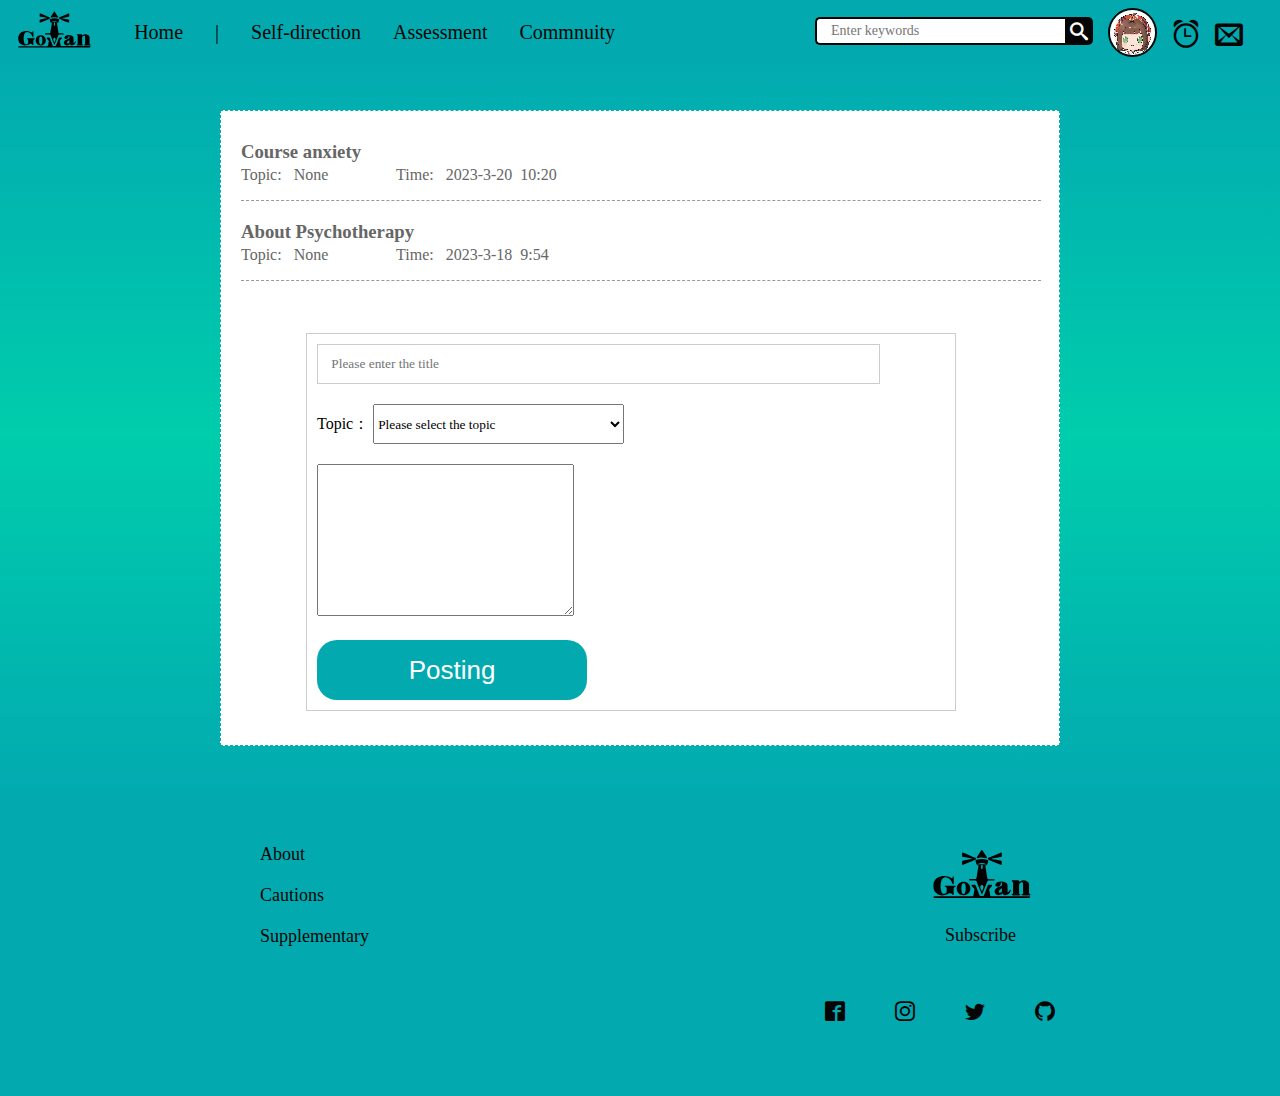
<file: src/main/java/Mental Health/Commnuity.html>
<!DOCTYPE html>
<html lang="en">
<head>
    <meta charset="UTF-8">
    <meta http-equiv="X-UA-Compatible" content="IE=edge">
    <meta name="viewport" content="width=device-width, initial-scale=1.0">
    <title>Commnuity</title>
    <link rel="stylesheet" href="style_Commnuity.css">
</head>
<body>
    <!-- Header Start -->
    <div class="header w">
        <!-- header_L -->
        <div class="header_L">
            <!-- Logo -->
            <div class="logo">
                <img src="images/Govan.svg">
            </div>

            <!-- Nav -->
            <div class="nav">
                <ul>
                    <li><a href="index.html">Home</a></li>
                    <li>|</li>
                    <li><a href="Self-direction.html">Self-direction</a></li>
                    <li><a href="Assessment.html">Assessment</a></li>
                    <li><a href="Commnuity.html">Commnuity</a></li>
                </ul>
            </div>
        
        </div>
    
        <!-- header_R -->
        <div class="header_R">
            <!-- Seacher -->
            <div class="search">
                <input id="input" type="text" placeholder="Enter keywords" >
                <button></button>
            </div>

            <!-- User -->
            <div class="user">
                <img src="images/Coco.png">
            </div>

            <!-- nav_Func -->
            <div class="nav_Func">
                <ul>
                    <li><a href="Reminder.html"></a></li>
                    <li><a href="Commnuity.html"></a></li>
                </ul>
            </div>
        </div>
    
    </div>
    <!-- Header End -->

    <!-- Content Start -->
	<div class="content_main w">
        <!-- Interval -->
        <div class="interval " style="height: 50px;">
        </div>
        <div class="wrapper w">
            <div class="sample">
                <div class="line">
                    <h3>Course anxiety</h3>
                    <div>
                        Topic:
                        <span>&ensp;None&ensp;&ensp;&ensp;&ensp;&ensp;&ensp;&ensp;&ensp;</span>      
                        Time: 
                        <span>&ensp;2023-3-20&ensp;10:20</span>
                    </div>
                </div>
    
                <div class="line">
                    <h3>About Psychotherapy</h3>
                    <div>
                        Topic:
                        <span>&ensp;None&ensp;&ensp;&ensp;&ensp;&ensp;&ensp;&ensp;&ensp;</span>      
                        Time: 
                        <span>&ensp;2023-3-18&ensp;9:54</span>
                    </div>
                </div>
            </div>
    
            <div class="blank"></div>
    
            <div class="box" >
                <!-- style="display: none;" -->
                <input type="text" class="sr" placeholder="Please enter the title"><br>
                <span>Topic：</span>
                
                <select name="" class="sct">
                    <option value="Please select the topic">Please select the topic</option>
                    <option value="None">None</option>
                    <option value="Counseling">Counseling</option>
                    <option value="Chatting">Chatting</option>
                    <option value="Sharing">Sharing</option>
                </select><br>
                <textarea name="" id="content" cols="30" rows="10"></textarea>
                
                <div>
                    <button class="post">Posting</button>
                </div>
                
            </div>
        </div>
        
        <!-- Interval -->
        <div class="interval w" style="height: 50px;">
        </div>
    </div>
    <!-- Content End -->    

    <!-- Footer Start -->
    <div class="footer w">
        <div class="con">
            <div class="conL">
                <div class="images">
                    <img src="images/Govan.svg" style="width: 120x;
                height: 60px;">
                </div>
                <div class="suba">
                    <a href="##">Subscribe</a>
                </div>
            </div>

            <div class="conR">
                <ul>
                    <li><a href="##">About</a></li>
                    <li><a href="##">Cautions</a></li>
                    <li><a href="##">Supplementary</a></li>
                </ul>
            </div>
        </div>

        <div class="con2">
            <div class="social">
                <ul>
                    <li><a href="##"></a></li>
                    <li><a href="##"></a></li>
                    <li><a href="##"></a></li>
                    <li><a href="##"></a></li>
                </ul>
            </div>
        </div>
    </div>
    <!-- Footer End -->
		
</body>
</html>

    
<script src="script_Commnuity.js"></script>
</body>
</html>
</file>
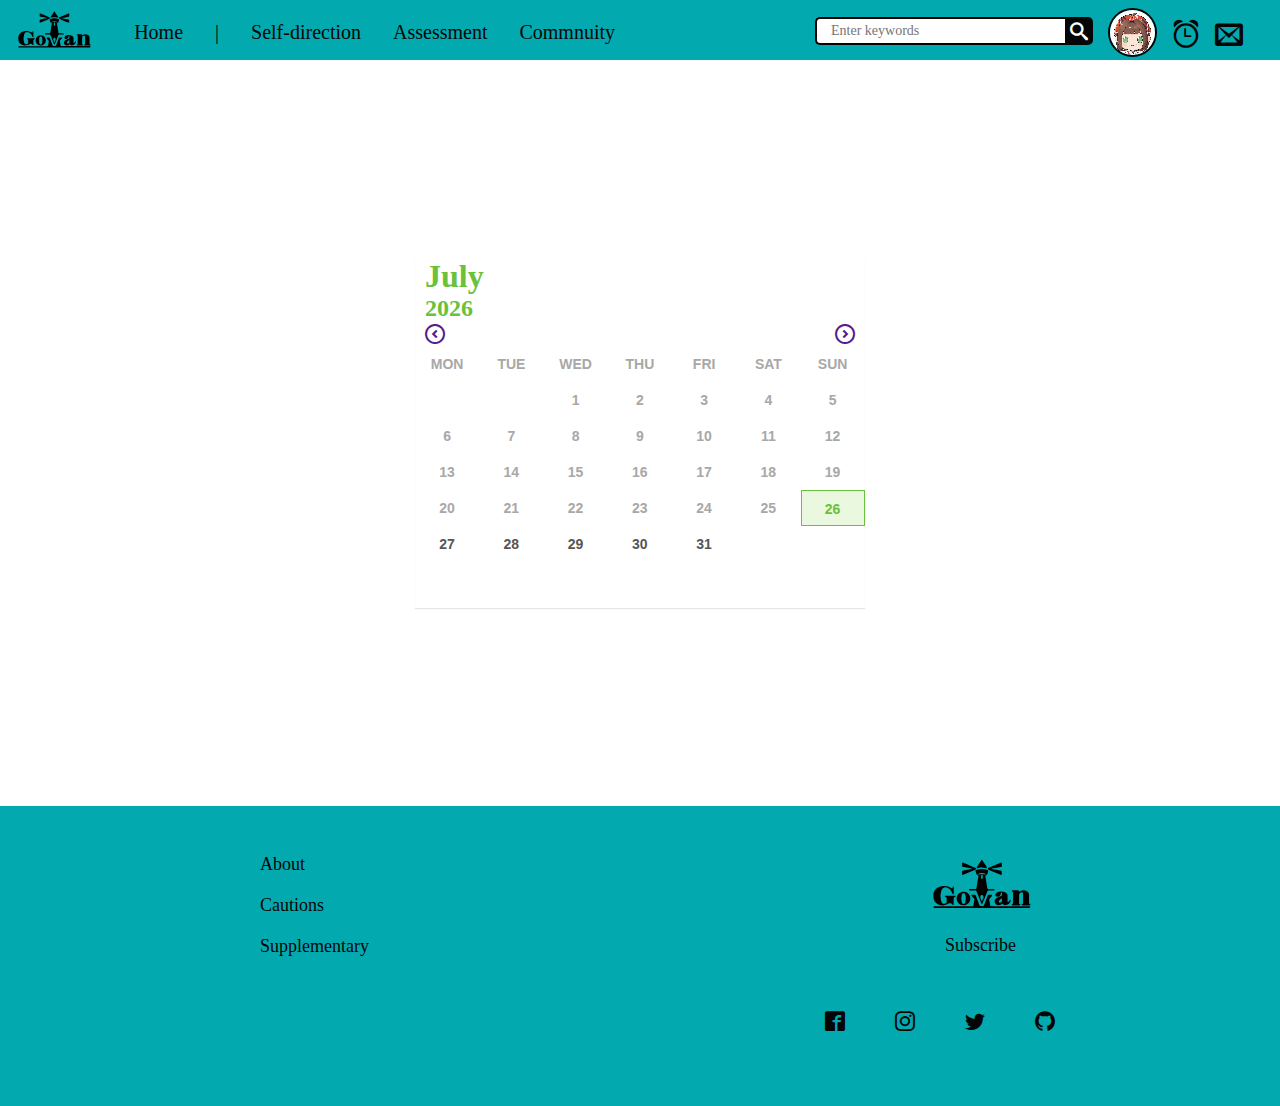
<file: src/main/java/Mental Health/Reminder.html>
<!DOCTYPE html>
<html lang="en">
<head>
    <meta charset="UTF-8">
    <meta http-equiv="X-UA-Compatible" content="IE=edge">
    <meta name="viewport" content="width=device-width, initial-scale=1.0">
    <title>Reminder</title>
    <link rel="stylesheet" href="style_Reminder.css">
</head>
<body>
    <!-- Header Start -->
    <div class="header w">
      <!-- header_L -->
      <div class="header_L">
          <!-- Logo -->
          <div class="logo">
              <img src="images/Govan.svg">
          </div>

          <!-- Nav -->
          <div class="nav">
              <ul>
                  <li><a href="index.html">Home</a></li>
                  <li>|</li>
                  <li><a href="Self-direction.html">Self-direction</a></li>
                  <li><a href="Assessment.html">Assessment</a></li>
                  <li><a href="Commnuity.html">Commnuity</a></li>
              </ul>
          </div>
      
      </div>
  
      <!-- header_R -->
      <div class="header_R">
          <!-- Seacher -->
          <div class="search">
              <input id="input" type="text" placeholder="Enter keywords" >
              <button></button>
          </div>

          <!-- User -->
          <div class="user">
              <img src="images/Coco.png">
          </div>

          <!-- nav_Func -->
          <div class="nav_Func">
              <ul>
                  <li><a href="Reminder.html"></a></li>
                  <li><a href="Commnuity.html"></a></li>
              </ul>
          </div>
      </div>
  
    </div>
    <!-- Header End -->

    <!-- Interval -->
    <div class="interval w" style="height: 198px;">
    </div>

    <div class="calendar w">
        <div class="title">
          <h1 class="green" id="calendar-title">Month</h1>
          <h2 class="green small" id="calendar-year">Year</h2>
          <div class="turn">
            <a href="" id="prev"></a>
            <a href="" id="next"></a>
          </div>
        </div>
        <div class="body">
          <div class="lightgrey body-list">
            <ul>
              <li>MON</li>
              <li>TUE</li>
              <li>WED</li>
              <li>THU</li>
              <li>FRI</li>
              <li>SAT</li>
              <li>SUN</li>
            </ul>
          </div>
          <div class="darkgrey body-list">
            <ul id="days">
            </ul>
          </div>
        </div>
    </div>

    <!-- Interval -->
    <div class="interval w" style="height: 198px;">
    </div>

    <!-- Footer Start -->
    <div class="footer w">
    <div class="con">
        <div class="conL">
            <div class="images">
                <img src="images/Govan.svg" style="width: 120x;
            height: 60px;">
            </div>
            <div class="suba">
                <a href="##">Subscribe</a>
            </div>
        </div>

        <div class="conR">
            <ul>
                <li><a href="##">About</a></li>
                <li><a href="##">Cautions</a></li>
                <li><a href="##">Supplementary</a></li>
            </ul>
        </div>
    </div>

    <div class="con2">
        <div class="social">
            <ul>
                <li><a href="##"></a></li>
                <li><a href="##"></a></li>
                <li><a href="##"></a></li>
                <li><a href="##"></a></li>
            </ul>
        </div>
    </div>
    </div>
    <!-- Footer End -->

    <script src="script_Reminder.js"></script>
</body>
</html>
</file>
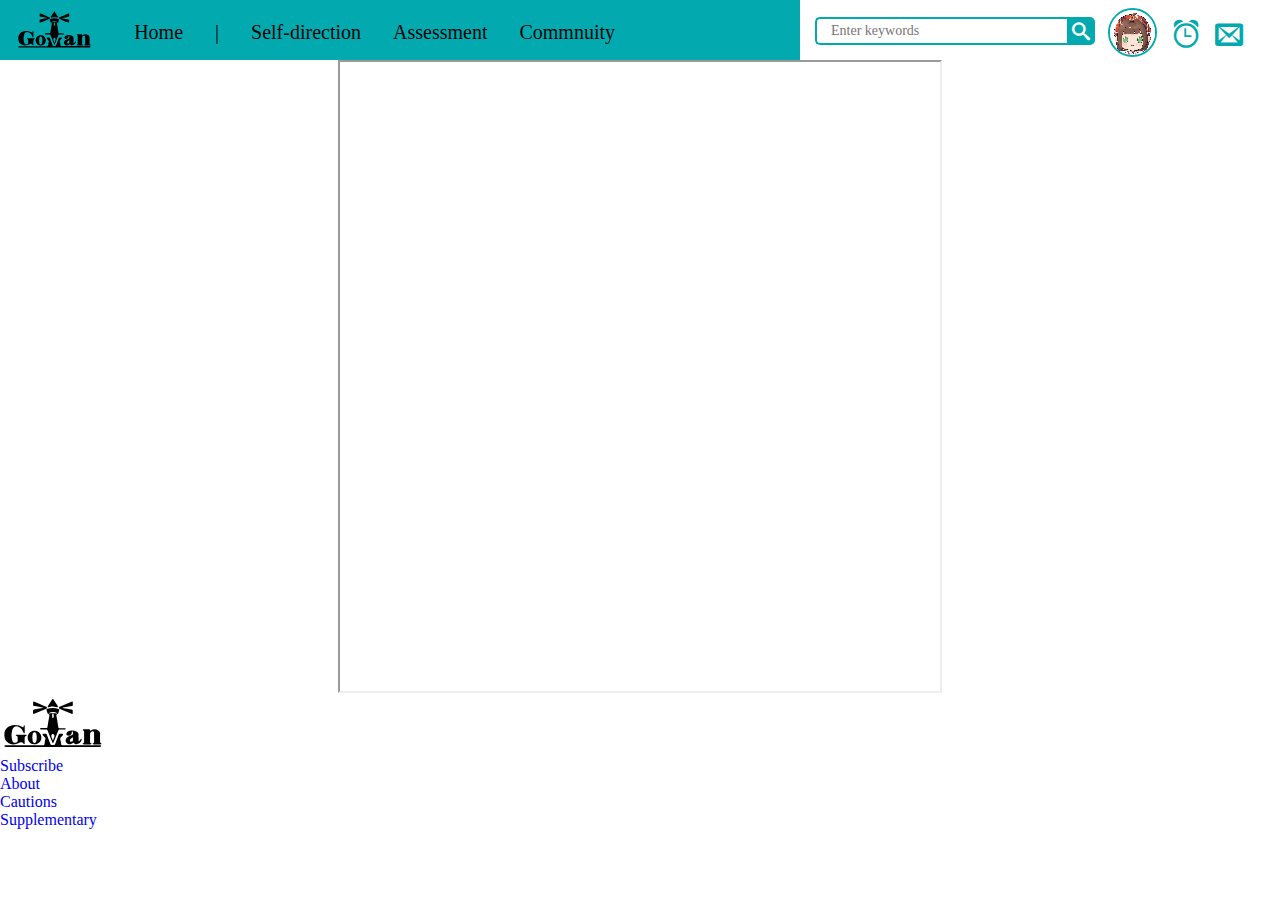
<file: src/main/java/Mental Health/Self-direction.html>
<!DOCTYPE html>
<html lang="en">
<head>
    <meta charset="UTF-8">
    <meta http-equiv="X-UA-Compatible" content="IE=edge">
    <meta name="viewport" content="width=device-width, initial-scale=1.0">
    <title>Self-direction</title>
    <link rel="stylesheet" href="style_Self-direction.css">
</head>
<body>
    <!-- Header Start -->
    <div class="header w">
        <!-- header_L -->
        <div class="header_L">
            <!-- Logo -->
            <div class="logo">
                <img src="images/Govan.svg">
            </div>

            <!-- Nav -->
            <div class="nav">
                <ul>
                    <li><a href="index.html">Home</a></li>
                    <li>|</li>
                    <li><a href="Self-direction.html">Self-direction</a></li>
                    <li><a href="Assessment.html">Assessment</a></li>
                    <li><a href="Commnuity.html">Commnuity</a></li>
                </ul>
            </div>
        
        </div>
    
        <!-- header_R -->
        <div class="header_R">
            <!-- Seacher -->
            <div class="search">
                <input id="input" type="text" placeholder="Enter keywords" >
                <button></button>
            </div>

            <!-- User -->
            <div class="user">
                <img src="images/Coco.png">
            </div>

            <!-- nav_Func -->
            <div class="nav_Func">
                <ul>
                    <li><a href="Reminder.html"></a></li>
                    <li><a href="Commnuity.html"></a></li>
                </ul>
            </div>
        </div>
    
    </div>
    <!-- Header End -->

    <!-- Content Start -->
    <div class="content">
        <iframe src="PDF/self-care depression program.pdf"></iframe>
    </div>
    <!-- Content End -->

    <!-- Footer Start -->
    <div class="footer w">
        <div class="con">
            <div class="conL">
                <div class="images">
                    <img src="images/Govan.svg" style="width: 120x;
                height: 60px;">
                </div>
                <div class="suba">
                    <a href="##">Subscribe</a>
                </div>
            </div>

            <div class="conR">
                <ul>
                    <li><a href="##">About</a></li>
                    <li><a href="##">Cautions</a></li>
                    <li><a href="##">Supplementary</a></li>
                </ul>
            </div>
        </div>

        <div class="con2">
            <div class="social">
                <ul>
                    <li><a href="##"></a></li>
                    <li><a href="##"></a></li>
                    <li><a href="##"></a></li>
                    <li><a href="##"></a></li>
                </ul>
            </div>
        </div>
    </div>
    <!-- Footer End -->
    
</body>
</html>
</file>
<file: src/main/java/Food Bank/css/index.css>
@font-face {
	font-family: 'Comic-Sans-MS-Regular';
	src: url(../font/Comic-Sans-MS-Regular/Comic-Sans-MS-Regular-2.ttf);
}

body {
  background-color: #F5F5DC;
  font-family: 'Comic-Sans-MS-Regular';
}
body .container {
  width: 540px;
  margin: 0 auto;
  padding-top: 20px;
  display: flex;
  flex-flow: column;
  align-items: center;
  position: relative;
}
.logo {
	width: 100px;
	height: 50px;
	position: absolute;
	top: 5px;
	left: 0;
}
body .container .title {
  width: 540px;
  height: 40px;
  font-size: 30px;
  border-bottom: 1px solid grey;
  text-align: center;
}
body .container .vega {
  width: 100%;
  /* margin-left: -200px; */
}
.vega_top {
	display: flex;
	align-items: center;
}
.vega_top img {
	width: 30px;
	height: 30px;
	margin-left: 20px;
}
body .container .vega .vega-container {
  width: 100%;
  display: flex;
  justify-content: space-between;
  list-style: none;
  margin-left: -50px;
}
body .container .vega .vega-container li {
  width: 23%;
  height: 180px;
}
body .container .vega .vega-container li img {
  width: 100%;
  height: 90px;
}
body .container .vega .vega-container li p {
  width: 100%;
  height: 20px;
  line-height: 20px;
  font-size: 20px;
  text-align: center;
  /* color: red; */
  color: #000000;
  font-weight: 700;
}
body .container .vega .vega-container li .Number {
  width: 100%;
  height: 30px;
  line-height: 30px;
  font-size: 16px;
  color: black;
}
body .container .vega .vega-container li .Number span {
  text-align: center;
  width: 120px;
  line-height: 30px;
  height: 30px;
}
body .container .vega .vega-container .va {
  background-color: #efefef;
  text-align: center;
  border-radius: 10px;
}
body .container .vega .vega-container .va p {
  height: 100px;
  line-height: 100px;
  font-size: 20px;
}
body .container .liuyan {
  width: 100%;
}
body .container .liuyan #liuyanmianban {
  width: 540px;
  height: 100px;
  border: 1px solid pink;
  outline: none;
  resize: none;
}
body .container .liuyan ul {
  margin-top: 20px;
}
body .container .liuyan li {
  width: 300px;
  padding: 5px;
  background-color: grey;
  color: red;
  font-size: 14px;
  margin: 15px 0;
}
body .container .liuyan li a {
  float: right;
  text-decoration: none;
}
</file>
<file: src/main/java/Mental Health/style_Assessment.css>
* {
    padding: 0;
    margin: 0;
    box-sizing: border-box;
}

li {
    list-style: none;
}

a {
    text-decoration: none;
}

.clearfix:before, .clearfix:after {
    content: "";
    display: table;
}

.clearfix:after {
    clear: both;
}

.clearfix {
    *zoom:1
}

@font-face {
    font-family: 'icomoon';
    src:  url('fonts/icomoon.eot?lhoffy');
    src:  url('fonts/icomoon.eot?lhoffy#iefix') format('embedded-opentype'),
      url('fonts/icomoon.ttf?lhoffy') format('truetype'),
      url('fonts/icomoon.woff?lhoffy') format('woff'),
      url('fonts/icomoon.svg?lhoffy#icomoon') format('svg');
    font-weight: normal;
    font-style: normal;
    font-display: block;
  }


.w {
    width: 1280px;
    margin: auto;
    font-family: Comic Sans MS;
}

body {
    background-color: #fff;
}

/* Header Start */
.header {
    height: 60px;
    background-color: #02AAB0;
}

/* header_L */
.header_L {
    float: left;
    width: 800px;
    height: 60px;
    background-color: #02AAB0;
}
/* Logo */
.logo {
    float: left;
    margin-left: 15px;
    margin-top: 7px;
}

.logo img {
    height: 45px;
}

/* Nav */
.nav {
    float: left;
    padding-left: 24px;
    padding-top: 23px;
    height: 19px;
}

.nav ul li {
    float: left;
    padding: 0 16px;
    line-height: 19px;
    font-size: 20px;
    font-family: Comic Sans MS;
    color: #050505;
}

.nav ul li a {
    display: block;
    height: 19px;
    color: #050505;
}

.nav ul li a:hover {
    border-bottom: 2px solid #fff;
    color: #fff;
}

/* header_R */
.header_R {
    float: left;
    height: 60px;
    background-color: #02AAB0;
}

/* Search */
.search {
    float: left;
    margin-left: 15px;
    margin-top: 17px;
    height: 28px;
    width: 293px;
}

.search input {
    float: left;
    width: 250px; 
    height: 28px;
    outline:none;
    border: 2px solid #050505;
    border-top-left-radius:5px;
    border-bottom-left-radius:5px;
    border-right: 0;
    color: #bfbfbf;
    text-indent: 1em;
    font-size: 14px;
    font-family: Comic Sans MS;
}


.search button {
    float: left;
    width: 28px;
    height: 28px;
    font-size: 18px;
    font-family: 'icomoon';
    color: #fff;
    background-color: #050505;
    border-top-right-radius: 5px;
    border-bottom-right-radius:5px;
    border: 0;

}

/* User */
.user {
    float: left;
    height: 49px;
    width: 49px;
    margin-top: 7.5px;
    background-color: #02AAB0;
}

.user img {
    border: 2px solid #050505;
    border-radius: 50%;
    vertical-align: middle;
}

/* nav_Func */
.nav_Func {
    float: right;
    margin-right: 15px;
    margin-top: 20px;
    height: 28px;
    width: 86px;
    background-color: #02AAB0;
}

.nav_Func ul li {
    float: right;
    height: 28px;
    width: 28px;
    margin-left: 15px;
}

.nav_Func ul li a {
    display: block;
    line-height: 28px;
    font-size: 28px;
    font-family: 'icomoon';
    color: #050505;
}
/* Header End */


.bottom {
    background: linear-gradient(to right, #77A1D3 0%, #79CBCA  51%, #77A1D3  100%);
}


/* Test Start */
.test {
    height: 5988px;
    width: 1280px;
}

/* test_L */
.test_L {
    float: left;
    width: 900px;
    margin-left: 40px;
    margin-top: 48px;
    background-color: rgb(255, 255, 255, 0.7);
}


.test_L .test_Box ul {
    width: 850px;
    margin: 25px;
    margin-bottom: 70px;
}

.test_L .test_Box ul li {
    margin-top: 10px;
}

/* Submit */
#btn {
    display: block;
    margin-left: 375px;
    width: 150px;
    height: 42px;
    background-color: #02AAB0;
    border: 0px;
    border-radius: 5px;
    font-family: Comic Sans MS;
    color: #fff;
}

/* Result */
.test_L .result {
    margin-top: 68px;
    margin-left: 290px;
    margin-bottom: 68px;
    width: 320px;
    font-size: 20px;
    font-family: Comic Sans MS;
    color: #050505;
    background-color: rgb(2, 170, 176, 0.7);
}

/* test_R */
.test_R {
    float: right;
    width: 250px;
    height: 250px;
    position: sticky;
    top: 75px;
    background-color: rgb(255, 255, 255, 0.7);
    margin-right: 55px;
    margin-top: 48px;
}

.test_R .title {
    width: 250px;
    height: 44px;
    border-bottom: 1px solid #02AAB0;
}

.test_R .title h1 {
    display: block;
    float: left;
    height: 44px;
    width: 110px;
    line-height: 44px;
    text-align: center;
    font-size: 16px;
    color: #fff;
    background-color: #02AAB0;
}

.test_R .title .test_time {
    display: block; 
    float: left; 
    width: 130px;
    height: 44px; 
    font-size: 13px;
    line-height: 44px;
    text-align: center;
    margin-left: 5px;
    
} 

.test_R .subtitle {
    width: 250px;
    height: 40px;
    border-bottom: 1px solid #02AAB0;
}

.test_R .subtitle h2 {
    display: block;
    float: left;
    width: 110px; 
    line-height: 40px;
    font-size: 14px;
    text-align: center;
    border-right: 1px solid #02AAB0;
}

.test_R .subtitle p {
    display: block; 
    float: left; 
    width: 130px;
    height: 44px; 
    font-size: 13px;
    line-height: 44px;
    text-align: center;
    margin-left: 5px;
}

.answer_Sheet ul {
    padding: 10px; 
    margin-left: 10px;
    margin-top: 5px;
    text-align: left;
}

.answer_Sheet li { 
    display: inline-block;
    margin-bottom: 5px; 
    height: 30px; 
    width: 30px; 
    margin-left: 1px;
    line-height: 30px; 
    text-align: center; 
    border: 1px solid rgb(228, 228, 228, 0);
}

.answer_Sheet li a {
    display: block;
    color: #050505;
}

.answer_Sheet li:hover { 
    border-color: #02AAB0;
}

.answer_Sheet li a:hover { 
    color: #02aab0;
}
/* Test End */


/* Footer Start */
.footer {
    height: 300px;
    margin-top: 126px;
    /* background-color: #02AAB0; */
}

.footer .con {
    margin-left: 200px;
    width: 880px;
    height: 200px;
    /* background-color: salmon; */
}

.footer .con .conL {
    float: right;
    width: 150px;
    height: 150px;
    margin-right: 25px;
    margin-top: 28px;
    /* background-color: yellow; */
}

.conL .images {
    float: right;
    margin-right: 20px;
    margin-top: 20px;
}


.conL .suba a {
    margin-left: 40px;
    line-height: 54px;
    font-size: 18px;
    font-family: Comic Sans MS;
    color: #050505;
    text-align: center;
}

.conL .suba a:hover {
    color: #fff;
    border-bottom: 2px solid #fff;
}

.footer .con .conR {
    float: left;
    width: 280px;
    height: 150px;
    margin-left: 25px;
    margin-top: 28px;
    /* background-color: yellow; */
}

.conR ul {
    float: left;
}

.conR li {
    
    margin-left: 35px;
    margin-top: 20px;
}

.conR li a{
    font-size: 18px;
    font-family: Comic Sans MS;
    color: #050505;
} 

.conR li a:hover {
    color: #fff;
    border-bottom: 2px solid #fff;

} 

.con2 {
    margin-left: 200px;
    width: 880px;
    height: 100px;
    /* background-color: gold; */
}

.footer .social {
    /* background-color: seagreen; */
    float: right;
}

.social ul li {
    float: right;
    margin: 0 15px;
}

.social ul li a {
    display: block;
    height: 30px;
    padding: 0 10px;
    line-height: 30px;
    font-size: 20px;
    font-family: 'icomoon';
    color: #050505;
}

.social ul li a:hover {
    color: #fff;
    border-bottom: 2px solid #fff;
}

/* Footer end */
</file>
<file: src/main/java/Mental Health/style_Commnuity.css>
* {
    padding: 0;
    margin: 0;
    box-sizing: border-box;
}

li {
    list-style: none;
}

a {
    text-decoration: none;
}

.clearfix:before, .clearfix:after {
    content: "";
    display: table;
}

.clearfix:after {
    clear: both;
}

.clearfix {
    *zoom:1
}

@font-face {
    font-family: 'icomoon';
    src:  url('fonts/icomoon.eot?lhoffy');
    src:  url('fonts/icomoon.eot?lhoffy#iefix') format('embedded-opentype'),
      url('fonts/icomoon.ttf?lhoffy') format('truetype'),
      url('fonts/icomoon.woff?lhoffy') format('woff'),
      url('fonts/icomoon.svg?lhoffy#icomoon') format('svg');
    font-weight: normal;
    font-style: normal;
    font-display: block;
  }


.w {
    width: 1280px;
    margin: auto;
    font-family: Comic Sans MS;
}

body {
    background-color: #fff;
}

/* Header Start */
.header {
    height: 60px;
    background-color: #02AAB0;
}

/* header_L */
.header_L {
    float: left;
    width: 800px;
    height: 60px;
    background-color: #02AAB0;
}
/* Logo */
.logo {
    float: left;
    margin-left: 15px;
    margin-top: 7px;
}

.logo img {
    height: 45px;
}

/* Nav */
.nav {
    float: left;
    padding-left: 24px;
    padding-top: 23px;
    height: 19px;
}

.nav ul li {
    float: left;
    padding: 0 16px;
    line-height: 19px;
    font-size: 20px;
    font-family: Comic Sans MS;
    color: #050505;
}

.nav ul li a {
    display: block;
    height: 19px;
    color: #050505;
}

.nav ul li a:hover {
    border-bottom: 2px solid #fff;
    color: #fff;
}

/* header_R */
.header_R {
    float: left;
    height: 60px;
    background-color: #02AAB0;
}

/* Search */
.search {
    float: left;
    margin-left: 15px;
    margin-top: 17px;
    height: 28px;
    width: 293px;
}

.search input {
    float: left;
    width: 250px; 
    height: 28px;
    outline:none;
    border: 2px solid #050505;
    border-top-left-radius:5px;
    border-bottom-left-radius:5px;
    border-right: 0;
    color: #bfbfbf;
    text-indent: 1em;
    font-size: 14px;
    font-family: Comic Sans MS;
}


.search button {
    float: left;
    width: 28px;
    height: 28px;
    font-size: 18px;
    font-family: 'icomoon';
    color: #fff;
    background-color: #050505;
    border-top-right-radius: 5px;
    border-bottom-right-radius:5px;
    border: 0;

}

/* User */
.user {
    float: left;
    height: 49px;
    width: 49px;
    margin-top: 7.5px;
    background-color: #02AAB0;
}

.user img {
    border: 2px solid #050505;
    border-radius: 50%;
    vertical-align: middle;
}

/* nav_Func */
.nav_Func {
    float: right;
    margin-right: 15px;
    margin-top: 20px;
    height: 28px;
    width: 86px;
    background-color: #02AAB0;
}

.nav_Func ul li {
    float: right;
    height: 28px;
    width: 28px;
    margin-left: 15px;
}

.nav_Func ul li a {
    display: block;
    line-height: 28px;
    font-size: 28px;
    font-family: 'icomoon';
    color: #050505;
}
/* Header End */


/* Content Start */
.content_main {
    background: linear-gradient(to bottom, #02AAB0 0%, #00CDAC  51%, #02AAB0  100%);
}

.wrapper {
    /* float: left; */
    width: 840px;
    height: 636px;
    padding: 10px 20px;
    position: relative;
    border: 1px dashed #02AAB0;
    background-color: rgb(255, 255, 255);
}

.wrapper .blank {
    height: 12px;
}

.box {
    width: 650px;
    border: 1px solid #cccccc;
    padding: 10px;
    position: absolute;
    margin-left: 65px;
    z-index: 100;
    background-color: white;
}

.post {
    width: 270px;
    line-height: 60px;
    text-align: center;
    margin-top: 20px;
    border-radius: 20px;
    font-size: 26px;
    color: white;
    border: 0;
    border-radius: 20px;
    background-color: #02AAB0;
}

.sr{
    width: 563px;
    height: 40px;
    border: 1px solid #cccccc;
    outline: none;
    margin-bottom: 20px;
    text-indent: 1em;
    font-family: Comic Sans MS;
}

.sct{
    width: 251px;
    height: 40px;
    margin-bottom: 20px;
    font-family: Comic Sans MS;
}

.sample {
    overflow: auto;
    height: 200px;
    width: 800px;
}

.line{
    height: 80px;
    padding: 20px 0;
    color: #666666;
    border-bottom: 1px dashed #999999;
}

.line h3{
    height: 25px;
}


.line>div{
    float: left;
}

.line>div:nth-of-type(2){
    margin-top: -12px;
    margin-left: 10px;
    
}


/* Footer Start */
.footer {
    height: 300px;
    background-color: #02AAB0;
}

.footer .con {
    margin-left: 200px;
    width: 880px;
    height: 200px;
}

.footer .con .conL {
    float: right;
    width: 150px;
    height: 150px;
    margin-right: 25px;
    margin-top: 28px;
}

.conL .images {
    float: right;
    margin-right: 20px;
    margin-top: 20px;
}


.conL .suba a {
    margin-left: 40px;
    line-height: 54px;
    font-size: 18px;
    font-family: Comic Sans MS;
    color: #050505;
    text-align: center;
}

.conL .suba a:hover {
    color: #fff;
    border-bottom: 2px solid #fff;
}

.footer .con .conR {
    float: left;
    width: 280px;
    height: 150px;
    margin-left: 25px;
    margin-top: 28px;
}

.conR ul {
    float: left;
}

.conR li {
    
    margin-left: 35px;
    margin-top: 20px;
}

.conR li a{
    font-size: 18px;
    font-family: Comic Sans MS;
    color: #050505;
} 

.conR li a:hover {
    color: #fff;
    border-bottom: 2px solid #fff;

} 

.con2 {
    margin-left: 200px;
    width: 880px;
    height: 100px;
    /* background-color: gold; */
}

.footer .social {
    /* background-color: seagreen; */
    float: right;
}

.social ul li {
    float: right;
    margin: 0 15px;
}

.social ul li a {
    display: block;
    height: 30px;
    padding: 0 10px;
    line-height: 30px;
    font-size: 20px;
    font-family: 'icomoon';
    color: #050505;
}

.social ul li a:hover {
    color: #fff;
    border-bottom: 2px solid #fff;
}

/* Footer end */
</file>
<file: src/main/java/Mental Health/style_Reminder.css>
* {
    padding: 0;
    margin: 0;
    box-sizing: border-box;
}

li {
    list-style: none;
}

a {
    text-decoration: none;
}

.clearfix:before, .clearfix:after {
    content: "";
    display: table;
}

.clearfix:after {
    clear: both;
}

.clearfix {
    *zoom:1
}

@font-face {
    font-family: 'icomoon';
    src:  url('fonts/icomoon.eot?lhoffy');
    src:  url('fonts/icomoon.eot?lhoffy#iefix') format('embedded-opentype'),
      url('fonts/icomoon.ttf?lhoffy') format('truetype'),
      url('fonts/icomoon.woff?lhoffy') format('woff'),
      url('fonts/icomoon.svg?lhoffy#icomoon') format('svg');
    font-weight: normal;
    font-style: normal;
    font-display: block;
  }

.w {
    width: 1280px;
    margin: auto;
    color: #62b6a3;
}

.body {
    background-color: #fff;
}

/* Header Start */
.header {
    height: 60px;
    background-color: #02AAB0;
}

/* header_L */
.header_L {
    float: left;
    width: 800px;
    height: 60px;
    background-color: #02AAB0;
}
/* Logo */
.logo {
    float: left;
    margin-left: 15px;
    margin-top: 7px;
}

.logo img {
    height: 45px;
}

/* Nav */
.nav {
    float: left;
    padding-left: 24px;
    padding-top: 23px;
    height: 19px;
}

.nav ul li {
    float: left;
    padding: 0 16px;
    line-height: 19px;
    font-size: 20px;
    font-family: Comic Sans MS;
    color: #050505;
}

.nav ul li a {
    display: block;
    height: 19px;
    color: #050505;
}

.nav ul li a:hover {
    border-bottom: 2px solid #fff;
    color: #fff;
}

/* header_R */
.header_R {
    float: left;
    height: 60px;
    background-color: #02AAB0;
}

/* Search */
.search {
    float: left;
    margin-left: 15px;
    margin-top: 17px;
    height: 28px;
    width: 293px;
}

.search input {
    float: left;
    width: 250px; 
    height: 28px;
    outline:none;
    border: 2px solid #050505;
    border-top-left-radius:5px;
    border-bottom-left-radius:5px;
    border-right: 0;
    color: #bfbfbf;
    text-indent: 1em;
    font-size: 14px;
    font-family: Comic Sans MS;
}


.search button {
    float: left;
    width: 28px;
    height: 28px;
    font-size: 18px;
    font-family: 'icomoon';
    color: #fff;
    background-color: #050505;
    border-top-right-radius: 5px;
    border-bottom-right-radius:5px;
    border: 0;

}

/* User */
.user {
    float: left;
    height: 49px;
    width: 49px;
    margin-top: 7.5px;
    background-color: #02AAB0;
}

.user img {
    border: 2px solid #050505;
    border-radius: 50%;
    vertical-align: middle;
}

/* nav_Func */
.nav_Func {
    float: right;
    margin-right: 15px;
    margin-top: 20px;
    height: 28px;
    width: 86px;
    background-color: #02AAB0;
}

.nav_Func ul li {
    float: right;
    height: 28px;
    width: 28px;
    margin-left: 15px;
}

.nav_Func ul li a {
    display: block;
    line-height: 28px;
    font-size: 28px;
    font-family: 'icomoon';
    color: #050505;
}
/* Header End */


.calendar {
	width:450px;
	height:350px;
	background:#fff;
	box-shadow:0px 1px 1px rgba(0,0,0,0.1);
}

.title {
    margin-left: 10px;
}

.turn {
    height: 24px;
    text-align: center;
    line-height: 24px;
}

.turn #prev {
    float: left;
    font-family: 'icomoon';
    font-size: 20px;
}

.turn #next {
    float: right;
    font-family: 'icomoon';
    font-size: 20px;
    margin-right: 10px;
}

.body-list ul{
	width:100%;
	font-family:arial;
	font-weight:bold;
	font-size:14px;
}

.body-list ul li{
	width:14.28%;
	height:36px;
	line-height:36px;
	list-style-type:none;
	display:block;
	box-sizing:border-box;
	float:left;
	text-align:center;
}

.lightgrey {
	color:#a8a8a8;
}

.darkgrey {
	color:#565656;
}

.green {
	color:#6ac13c;
}

.greenbox {
	border:1px solid #6ac13c;
	background:#e9f8df;
}


/* Footer Start */
.footer {
    height: 300px;
    background-color: #02AAB0;
}

.footer .con {
    margin-left: 200px;
    width: 880px;
    height: 200px;
}

.footer .con .conL {
    float: right;
    width: 150px;
    height: 150px;
    margin-right: 25px;
    margin-top: 28px;
}

.conL .images {
    float: right;
    margin-right: 20px;
    margin-top: 20px;
}


.conL .suba a {
    margin-left: 40px;
    line-height: 54px;
    font-size: 18px;
    font-family: Comic Sans MS;
    color: #050505;
    text-align: center;
}

.conL .suba a:hover {
    color: #fff;
    border-bottom: 2px solid #fff;
}

.footer .con .conR {
    float: left;
    width: 280px;
    height: 150px;
    margin-left: 25px;
    margin-top: 28px;
}

.conR ul {
    float: left;
}

.conR li {
    
    margin-left: 35px;
    margin-top: 20px;
}

.conR li a{
    font-size: 18px;
    font-family: Comic Sans MS;
    color: #050505;
} 

.conR li a:hover {
    color: #fff;
    border-bottom: 2px solid #fff;

} 

.con2 {
    margin-left: 200px;
    width: 880px;
    height: 100px;
    /* background-color: gold; */
}

.footer .social {
    /* background-color: seagreen; */
    float: right;
}

.social ul li {
    float: right;
    margin: 0 15px;
}

.social ul li a {
    display: block;
    height: 30px;
    padding: 0 10px;
    line-height: 30px;
    font-size: 20px;
    font-family: 'icomoon';
    color: #050505;
}

.social ul li a:hover {
    color: #fff;
    border-bottom: 2px solid #fff;
}

/* Footer end */
</file>
<file: src/main/java/Mental Health/style_Self-direction.css>
* {
    padding: 0;
    margin: 0;
}

li {
    list-style: none;
}

a {
    text-decoration: none;
}

.clearfix:before, .clearfix:after {
    content: "";
    display: table;
}

.clearfix:after {
    clear: both;
}

.clearfix {
    *zoom:1
}

/* 字体申明 */
@font-face {
    font-family: 'icomoon';
    src:  url('fonts/icomoon.eot?lhoffy');
    src:  url('fonts/icomoon.eot?lhoffy#iefix') format('embedded-opentype'),
      url('fonts/icomoon.ttf?lhoffy') format('truetype'),
      url('fonts/icomoon.woff?lhoffy') format('woff'),
      url('fonts/icomoon.svg?lhoffy#icomoon') format('svg');
    font-weight: normal;
    font-style: normal;
    font-display: block;
  }


/* 居中版型,后面可以直接调用 */
.w {
    width: 1280px;
    margin: auto;
    color: #62b6a3;
}

body {
    background-color: #fff;
}

/* Header Start */
.header {
    height: 60px;
}

/* header_L */
.header_L {
    float: left;
    width: 800px;
    height: 60px;
    background-color: #02AAB0;
}
/* Logo */
.logo {
    float: left;
    margin-left: 15px;
    margin-top: 7px;
}

.logo img {
    height: 45px;
}

/* Nav */
.nav {
    float: left;
    padding-left: 24px;
    padding-top: 23px;
    height: 19px;
}

.nav ul li {
    float: left;
    padding: 0 16px;
    line-height: 19px;
    font-size: 20px;
    font-family: Comic Sans MS;
    color: #050505;
}

.nav ul li a {
    display: block;
    height: 19px;
    color: #050505;
}

.nav ul li a:hover {
    border-bottom: 2px solid #fff;
    color: #fff;
}

/* header_R */
.header_R {
    float: left;
    height: 60px;
}

/* Search */
.search {
    float: left;
    margin-left: 15px;
    margin-top: 17px;
    height: 28px;
    width: 293px;
}

.search input {
    float: left;
    width: 250px; 
    height: 24px;
    outline:none;
    border: 2px solid #02AAB0;
    border-top-left-radius:5px;
    border-bottom-left-radius:5px;
    border-right: 0;
    color: #bfbfbf;
    text-indent: 1em;
    font-size: 14px;
    font-family: Comic Sans MS;
}


.search button {
    float: left;
    width: 28px;
    height: 28px;
    font-size: 18px;
    font-family: 'icomoon';
    color: #fff;
    background-color: #02AAB0;
    border-top-right-radius: 5px;
    border-bottom-right-radius:5px;
    border: 0;

}

/* User */
.user {
    float: left;
    height: 49px;
    width: 49px;
    margin-top: 7.5px;
}

.user img {
    border: 2px solid #02AAB0;
    border-radius: 50%;
    vertical-align: middle;
}

/* nav_Func */
.nav_Func {
    float: right;
    margin-right: 15px;
    margin-top: 20px;
    height: 28px;
    width: 86px;
}

.nav_Func ul li {
    float: right;
    height: 28px;
    width: 28px;
    padding-left: 15px;
}

.nav_Func ul li a {
    display: block;
    line-height: 28px;
    font-size: 28px;
    font-family: 'icomoon';
    color: #02AAB0;
}
/* Header End */

/* Content Start */
.content {
    display: flex;
    justify-content: center;
    align-items: center;
}

.content iframe {
    width: 600px;
    height: 629px;
}
/* Content End */
</file>
